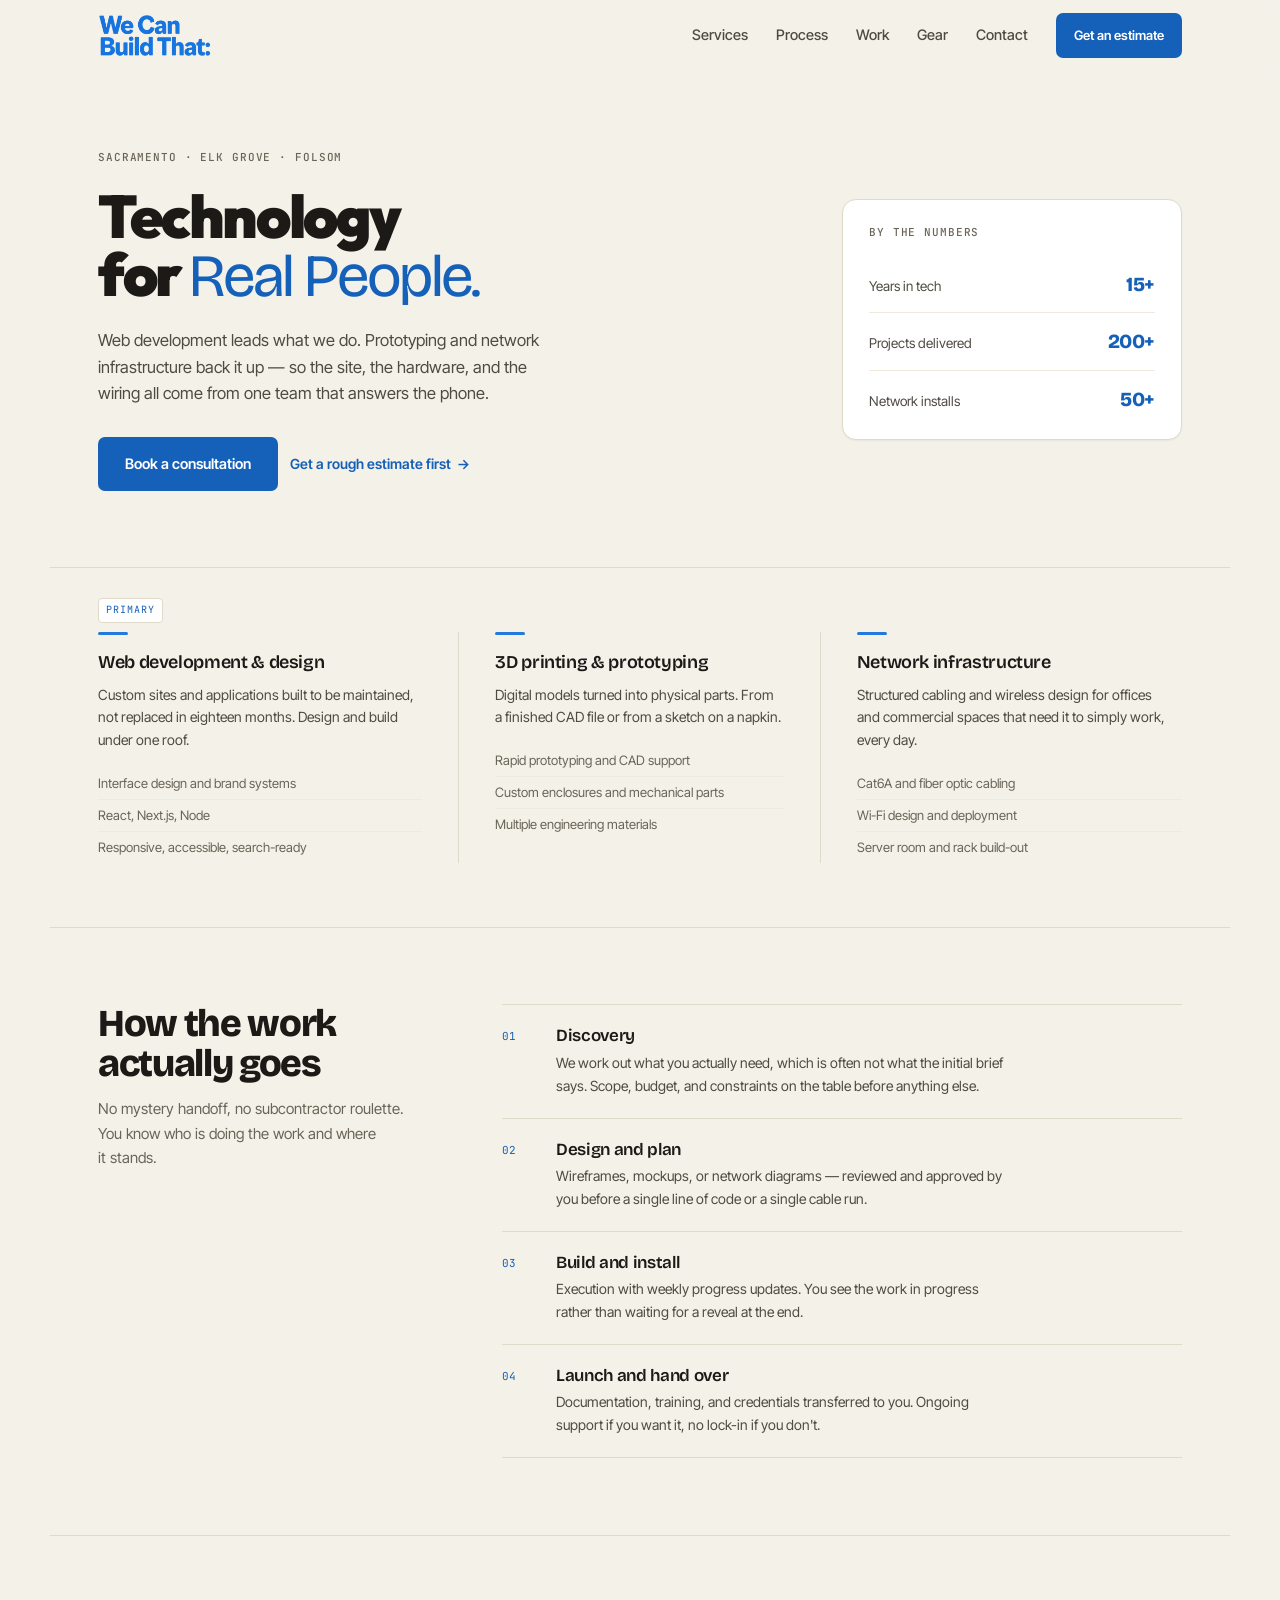
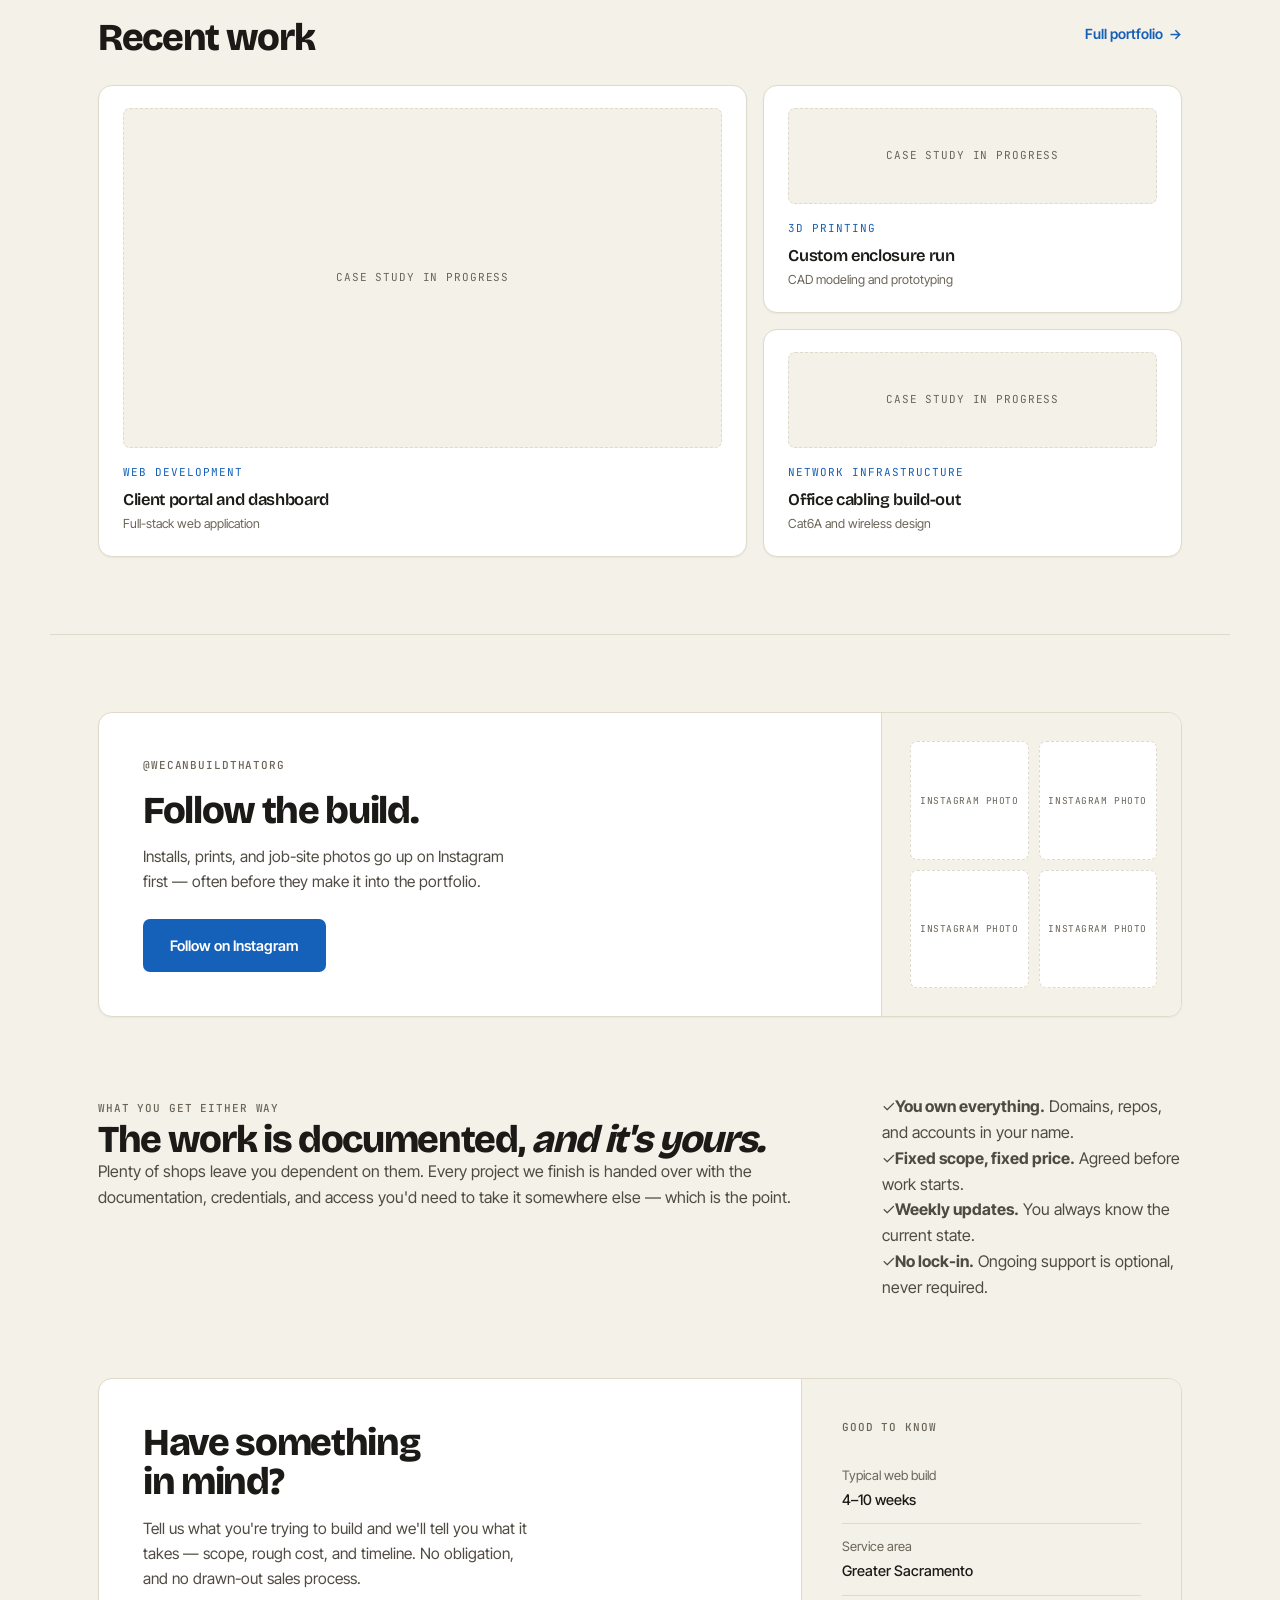
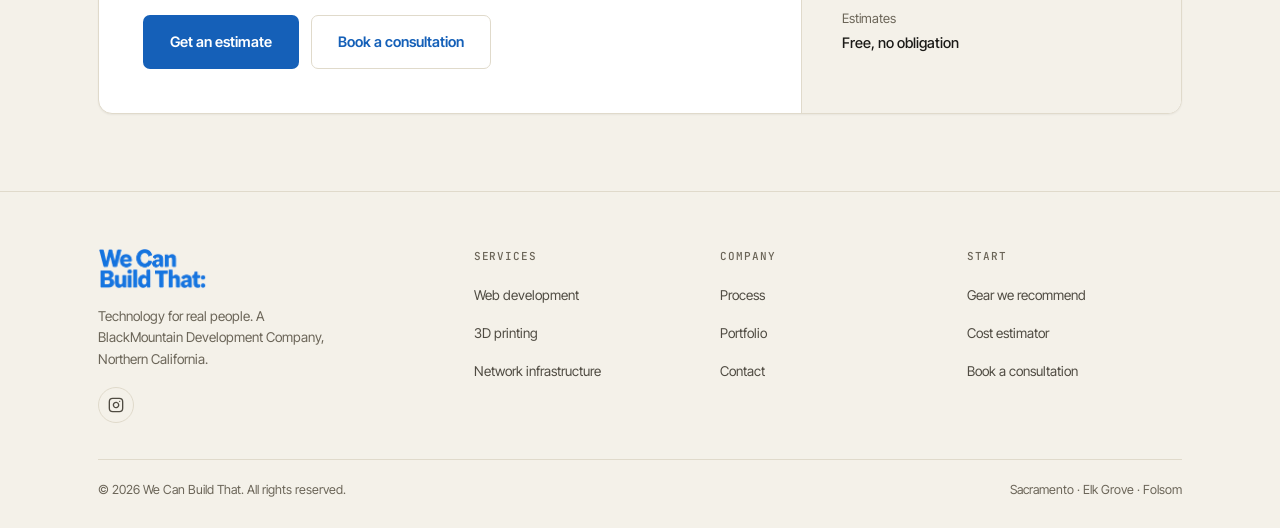
<file: index.html>
<!DOCTYPE html>
<html lang="en">
<head>
<meta charset="UTF-8">
<meta name="viewport" content="width=device-width, initial-scale=1">
<title>We Can Build That — Web development, 3D printing &amp; network infrastructure in Northern California</title>
<meta name="description" content="Custom web development and design, 3D printing and prototyping, and network infrastructure for Northern California businesses. One team, documented work, proper handover.">
<meta property="og:title" content="We Can Build That — Technology for Real People">
<meta property="og:description" content="Web development, 3D printing, and network infrastructure from a single Northern California team.">
<meta property="og:type" content="website">
<link rel="preconnect" href="https://fonts.googleapis.com">
<link rel="preconnect" href="https://fonts.gstatic.com" crossorigin>
<link href="https://fonts.googleapis.com/css2?family=Bricolage+Grotesque:opsz,wght@12..96,400;12..96,600;12..96,800&family=Outfit:wght@900&family=Inter+Tight:wght@400;500;600&family=JetBrains+Mono:wght@400;500&display=swap" rel="stylesheet">
<link rel="stylesheet" href="site.css">
<style>
  .hero{padding-block:clamp(44px,6vw,80px) clamp(48px,6vw,88px)}
  .hero-grid{display:grid;grid-template-columns:1fr 340px;gap:clamp(32px,5vw,64px);align-items:center}
  .hero-kicker{margin-bottom:20px}
  .hero h1{margin-bottom:22px;max-width:14ch}
  .hero h1 em{font-style:normal;font-weight:400;color:var(--blue)}
  .hero-lead{font-size:16.5px;color:var(--body);max-width:46ch;margin-bottom:30px}
  .hero-btns{display:flex;flex-wrap:wrap;gap:12px;align-items:center}
  .statcard{background:var(--white);border:1px solid var(--line);border-radius:var(--r-card);
    padding:24px 26px;box-shadow:var(--shadow-card)}
  .statcard .mono{margin-bottom:14px;display:block}
  .statrow{display:flex;justify-content:space-between;align-items:baseline;
    padding-block:12px;border-bottom:1px solid var(--line-soft)}
  .statrow:last-child{border-bottom:0;padding-bottom:0}
  .statrow span{font-size:13.5px;color:var(--body)}
  .statrow b{font-family:var(--font-display);font-size:20px;font-weight:800;
    color:var(--blue);letter-spacing:-.02em}

  .services{border-top:1px solid var(--line);padding-block:clamp(40px,5vw,64px)}
  .svc-grid{display:grid;grid-template-columns:repeat(3,1fr)}
  .svc{padding-inline:clamp(20px,3vw,36px);border-right:1px solid var(--line)}
  .svc:first-child{padding-left:0}
  .svc:last-child{border-right:0;padding-right:0}
  .svc-bar{height:3px;width:30px;background:var(--azure);border-radius:2px;margin-bottom:16px}
  .svc h3{margin-bottom:9px;font-size:18px}
  .svc p{font-size:14px;color:var(--body);margin-bottom:16px}
  .svc ul li{font-size:13px;color:var(--muted);padding-block:5px;border-bottom:1px solid var(--line-soft)}
  .svc ul li:last-child{border-bottom:0}
  .svc-lead{position:relative}
  .svc-lead::before{content:"Primary";position:absolute;top:-34px;left:0;
    font-family:var(--font-mono);font-size:10px;letter-spacing:.1em;text-transform:uppercase;
    color:var(--blue);background:var(--white);border:1px solid var(--line);
    border-radius:var(--r-sm);padding:3px 7px}

  .process{border-top:1px solid var(--line);padding-block:clamp(48px,6vw,80px)}
  .proc-grid{display:grid;grid-template-columns:340px 1fr;gap:clamp(32px,5vw,72px)}
  .proc-intro h2{margin-bottom:14px}
  .proc-intro p{font-size:15px;color:var(--muted);max-width:34ch}
  .proc-step{display:grid;grid-template-columns:34px 1fr;gap:20px;padding-block:20px;
    border-top:1px solid var(--line)}
  .proc-step:last-child{border-bottom:1px solid var(--line)}
  .proc-step .num{font-family:var(--font-mono);font-size:11px;color:var(--blue);padding-top:3px}
  .proc-step h3{font-size:17px;margin-bottom:5px}
  .proc-step p{font-size:14px;color:var(--body);max-width:56ch}

  .work{border-top:1px solid var(--line);padding-block:clamp(48px,6vw,80px)}
  .work-head{display:flex;justify-content:space-between;align-items:flex-end;gap:24px;
    margin-bottom:28px;flex-wrap:wrap}
  .work-head h2{max-width:16ch}
  .work-grid{display:grid;grid-template-columns:1.55fr 1fr;grid-template-rows:auto auto;gap:16px}
  .tile{background:var(--white);border:1px solid var(--line);border-radius:var(--r-card);
    padding:22px 24px;box-shadow:var(--shadow-card);display:flex;flex-direction:column;
    transition:border-color var(--dur-fast) var(--ease),transform var(--dur-fast) var(--ease)}
  .tile:hover{border-color:var(--azure);transform:translateY(-1px)}
  .tile-lg{grid-row:span 2;min-height:280px}
  .tile-canvas{flex:1;border-radius:var(--r-btn);background:var(--cream);
    border:1px dashed var(--line);display:flex;align-items:center;justify-content:center;
    margin-bottom:16px;min-height:96px}
  .tile-canvas span{font-family:var(--font-mono);font-size:11px;letter-spacing:.08em;
    text-transform:uppercase;color:var(--muted)}
  .tile-tag{font-family:var(--font-mono);font-size:11px;letter-spacing:.09em;
    text-transform:uppercase;color:var(--blue);margin-bottom:7px}
  .tile h3{font-size:16.5px;margin-bottom:4px}
  .tile p{font-size:12.5px;color:var(--muted)}

  .follow{border-top:1px solid var(--line);padding-block:clamp(48px,6vw,80px)}
  .follow-panel{background:var(--white);border:1px solid var(--line);border-radius:var(--r-card);
    box-shadow:var(--shadow-card);display:grid;grid-template-columns:1fr 300px;overflow:hidden}
  .follow-copy{padding:clamp(28px,4vw,44px)}
  .follow-copy .mono{display:block;margin-bottom:16px}
  .follow-copy h2{margin-bottom:14px;max-width:18ch}
  .follow-copy p{font-size:15.5px;color:var(--body);max-width:42ch;margin-bottom:24px}
  .follow-grid{background:var(--cream);border-left:1px solid var(--line);
    display:grid;grid-template-columns:1fr 1fr;gap:10px;padding:clamp(20px,3vw,28px)}
  .follow-tile{aspect-ratio:1;border-radius:var(--r-btn);background:var(--white);
    border:1px dashed var(--line);display:flex;align-items:center;justify-content:center}
  .follow-tile span{font-family:var(--font-mono);font-size:9.5px;letter-spacing:.06em;
    text-transform:uppercase;color:var(--muted);text-align:center;padding:0 6px}

  .proof-grid{display:grid;grid-template-columns:1fr 300px;gap:clamp(32px,5vw,64px);align-items:start}

  .estimate{padding-block:clamp(48px,6vw,80px)}
  .est-panel{background:var(--white);border:1px solid var(--line);border-radius:var(--r-card);
    box-shadow:var(--shadow-card);display:grid;grid-template-columns:1fr 380px;overflow:hidden}
  .est-copy{padding:clamp(28px,4vw,44px)}
  .est-copy h2{margin-bottom:14px;max-width:15ch}
  .est-copy p{font-size:15.5px;margin-bottom:24px;max-width:44ch}
  .est-btns{display:flex;flex-wrap:wrap;gap:12px}
  .est-side{background:var(--cream);border-left:1px solid var(--line);padding:clamp(28px,4vw,40px)}
  .est-side .mono{display:block;margin-bottom:16px}
  .est-side dl{margin:0}
  .est-side div{padding-block:12px;border-bottom:1px solid var(--line)}
  .est-side div:last-child{border-bottom:0}
  .est-side dt{font-size:13px;color:var(--muted);margin-bottom:2px}
  .est-side dd{margin:0;font-size:14.5px;color:var(--ink);font-weight:500}

  @media (max-width:960px){
    .hero-grid,.proc-grid,.proof-grid{grid-template-columns:1fr}
    .est-panel{grid-template-columns:1fr}
    .est-side{border-left:0;border-top:1px solid var(--line)}
    .follow-panel{grid-template-columns:1fr}
    .follow-grid{border-left:0;border-top:1px solid var(--line);grid-template-columns:repeat(4,1fr)}
    .work-grid{grid-template-columns:1fr 1fr}
    .tile-lg{grid-row:span 1;min-height:0}
  }
  @media (max-width:720px){
    .svc-grid{grid-template-columns:1fr}
    .svc{padding-inline:0;border-right:0;border-bottom:1px solid var(--line);padding-block:24px}
    .svc:last-child{border-bottom:0}
    .svc-lead::before{position:static;display:inline-block;margin-bottom:12px}
    .work-grid{grid-template-columns:1fr}
  }
</style>
</head>
<body>

<a class="skip" href="#main">Skip to content</a>

<header class="nav" id="nav">
  <div class="wrap nav-in">
    <a class="nav-logo" href="#top" aria-label="We Can Build That — home">
      <img src="brand/wordmark-blue.png" alt="We Can Build That">
    </a>
    <nav class="nav-links" aria-label="Primary">
      <a href="#services">Services</a>
      <a href="#process">Process</a>
      <a href="#work">Work</a>
      <a href="shop.html">Gear</a>
      <a href="contact.html">Contact</a>
      <a class="btn btn-primary btn-sm" href="estimator.html">Get an estimate</a>
    </nav>
    <button class="nav-toggle" id="navToggle" aria-expanded="false" aria-controls="menu" aria-label="Open menu">
      <span></span><span></span><span></span>
    </button>
  </div>
  <div class="wrap"><nav class="menu" id="menu" aria-label="Mobile">
    <a href="#services">Services</a>
    <a href="#process">Process</a>
    <a href="#work">Work</a>
    <a href="shop.html">Gear</a>
    <a href="contact.html">Contact</a>
    <a class="btn btn-primary" href="estimator.html">Get an estimate</a>
  </nav></div>
</header>

<main id="main">

  <!-- ═══ 1 · HERO — asymmetric split ═══ -->
  <section class="hero wrap" id="top">
    <div class="hero-grid">
      <div class="rv">
        <p class="mono hero-kicker">Sacramento · Elk Grove · Folsom</p>
        <h1>Technology for <em>Real People.</em></h1>
        <p class="hero-lead">Web development leads what we do. Prototyping and network
          infrastructure back it up — so the site, the hardware, and the wiring all come
          from one team that answers the phone.</p>
        <div class="hero-btns">
          <a class="btn btn-primary" href="contact.html">Book a consultation</a>
          <a class="link-arrow" href="estimator.html">Get a rough estimate first <span aria-hidden="true">→</span></a>
        </div>
      </div>
      <aside class="statcard rv rv-2">
        <span class="mono">By the numbers</span>
        <div class="statrow"><span>Years in tech</span><b>15+</b></div>
        <div class="statrow"><span>Projects delivered</span><b>200+</b></div>
        <div class="statrow"><span>Network installs</span><b>50+</b></div>
      </aside>
    </div>
  </section>

  <!-- ═══ 2 · SERVICES — columns divided by rules ═══ -->
  <section class="services wrap" id="services">
    <div class="svc-grid">
      <article class="svc svc-lead rv">
        <div class="svc-bar"></div>
        <h3>Web development &amp; design</h3>
        <p>Custom sites and applications built to be maintained, not replaced in eighteen
          months. Design and build under one roof.</p>
        <ul>
          <li>Interface design and brand systems</li>
          <li>React, Next.js, Node</li>
          <li>Responsive, accessible, search-ready</li>
        </ul>
      </article>
      <article class="svc rv rv-2">
        <div class="svc-bar"></div>
        <h3>3D printing &amp; prototyping</h3>
        <p>Digital models turned into physical parts. From a finished CAD file or from a
          sketch on a napkin.</p>
        <ul>
          <li>Rapid prototyping and CAD support</li>
          <li>Custom enclosures and mechanical parts</li>
          <li>Multiple engineering materials</li>
        </ul>
      </article>
      <article class="svc rv rv-3">
        <div class="svc-bar"></div>
        <h3>Network infrastructure</h3>
        <p>Structured cabling and wireless design for offices and commercial spaces that
          need it to simply work, every day.</p>
        <ul>
          <li>Cat6A and fiber optic cabling</li>
          <li>Wi-Fi design and deployment</li>
          <li>Server room and rack build-out</li>
        </ul>
      </article>
    </div>
  </section>

  <!-- ═══ 3 · PROCESS — heading parked left, steps right ═══ -->
  <section class="process wrap" id="process">
    <div class="proc-grid">
      <div class="proc-intro rv">
        <h2>How the work actually goes</h2>
        <p>No mystery handoff, no subcontractor roulette. You know who is doing the work
          and where it stands.</p>
      </div>
      <div class="rv rv-2">
        <div class="proc-step">
          <span class="num">01</span>
          <div>
            <h3>Discovery</h3>
            <p>We work out what you actually need, which is often not what the initial
              brief says. Scope, budget, and constraints on the table before anything else.</p>
          </div>
        </div>
        <div class="proc-step">
          <span class="num">02</span>
          <div>
            <h3>Design and plan</h3>
            <p>Wireframes, mockups, or network diagrams — reviewed and approved by you
              before a single line of code or a single cable run.</p>
          </div>
        </div>
        <div class="proc-step">
          <span class="num">03</span>
          <div>
            <h3>Build and install</h3>
            <p>Execution with weekly progress updates. You see the work in progress rather
              than waiting for a reveal at the end.</p>
          </div>
        </div>
        <div class="proc-step">
          <span class="num">04</span>
          <div>
            <h3>Launch and hand over</h3>
            <p>Documentation, training, and credentials transferred to you. Ongoing support
              if you want it, no lock-in if you don't.</p>
          </div>
        </div>
      </div>
    </div>
  </section>

  <!-- ═══ 4 · WORK — asymmetric grid, placeholder tiles ═══ -->
  <section class="work wrap" id="work">
    <div class="work-head rv">
      <h2>Recent work</h2>
      <a class="link-arrow" href="portfolio.html">Full portfolio <span aria-hidden="true">→</span></a>
    </div>
    <!-- Placeholder tiles. Replace .tile-canvas with a real project image and update
         the tag/title/meta when case studies are ready. -->
    <div class="work-grid">
      <article class="tile tile-lg rv">
        <div class="tile-canvas"><span>Case study in progress</span></div>
        <span class="tile-tag">Web development</span>
        <h3>Client portal and dashboard</h3>
        <p>Full-stack web application</p>
      </article>
      <article class="tile rv rv-2">
        <div class="tile-canvas"><span>Case study in progress</span></div>
        <span class="tile-tag">3D printing</span>
        <h3>Custom enclosure run</h3>
        <p>CAD modeling and prototyping</p>
      </article>
      <article class="tile rv rv-3">
        <div class="tile-canvas"><span>Case study in progress</span></div>
        <span class="tile-tag">Network infrastructure</span>
        <h3>Office cabling build-out</h3>
        <p>Cat6A and wireless design</p>
      </article>
    </div>
  </section>

  <!-- ═══ 4.5 · FOLLOW — Instagram teaser strip ═══ -->
  <!-- Placeholder tiles, same pattern as the Work section above. Replace each
       .follow-tile with an actual Instagram post image (or an <img> pointing
       at images/social/) once there's real content to show, and swap the
       copy below for whatever's true of the account at the time. -->
  <section class="follow wrap">
    <div class="follow-panel rv">
      <div class="follow-copy">
        <span class="mono">@wecanbuildthatorg</span>
        <h2>Follow the build.</h2>
        <p>Installs, prints, and job-site photos go up on Instagram first — often before
          they make it into the portfolio.</p>
        <a class="btn btn-primary" href="https://www.instagram.com/wecanbuildthatorg/" target="_blank" rel="noopener">Follow on Instagram</a>
      </div>
      <div class="follow-grid">
        <div class="follow-tile"><span>Instagram photo</span></div>
        <div class="follow-tile"><span>Instagram photo</span></div>
        <div class="follow-tile"><span>Instagram photo</span></div>
        <div class="follow-tile"><span>Instagram photo</span></div>
      </div>
    </div>
  </section>

  <!-- ═══ 5 · PROOF — full-bleed band, commitments not borrowed quotes ═══ -->
  <!-- When real, permissioned client testimonials exist, one can replace the h2/p
       block here. Until then this section sells verifiable commitments instead. -->
  <section class="proof">
    <div class="wrap proof-grid">
      <div class="rv">
        <span class="mono">What you get either way</span>
        <h2>The work is documented, <em>and it's yours.</em></h2>
        <p>Plenty of shops leave you dependent on them. Every project we finish is handed
          over with the documentation, credentials, and access you'd need to take it
          somewhere else — which is the point.</p>
      </div>
      <ul class="proof-list rv rv-2">
        <li><span class="tick" aria-hidden="true">✓</span><span><b>You own everything.</b> Domains, repos, and accounts in your name.</span></li>
        <li><span class="tick" aria-hidden="true">✓</span><span><b>Fixed scope, fixed price.</b> Agreed before work starts.</span></li>
        <li><span class="tick" aria-hidden="true">✓</span><span><b>Weekly updates.</b> You always know the current state.</span></li>
        <li><span class="tick" aria-hidden="true">✓</span><span><b>No lock-in.</b> Ongoing support is optional, never required.</span></li>
      </ul>
    </div>
  </section>

  <!-- ═══ 6 · ESTIMATE — split panel ═══ -->
  <section class="estimate wrap">
    <div class="est-panel rv">
      <div class="est-copy">
        <h2>Have something in mind?</h2>
        <p>Tell us what you're trying to build and we'll tell you what it takes — scope,
          rough cost, and timeline. No obligation, and no drawn-out sales process.</p>
        <div class="est-btns">
          <a class="btn btn-primary" href="estimator.html">Get an estimate</a>
          <a class="btn btn-ghost" href="contact.html">Book a consultation</a>
        </div>
      </div>
      <div class="est-side">
        <span class="mono">Good to know</span>
        <dl>
          <div><dt>Typical web build</dt><dd>4–10 weeks</dd></div>
          <div><dt>Service area</dt><dd>Greater Sacramento</dd></div>
          <div><dt>Estimates</dt><dd>Free, no obligation</dd></div>
        </dl>
      </div>
    </div>
  </section>

</main>

<footer class="foot">
  <div class="wrap">
    <div class="foot-grid">
      <div class="foot-brand">
        <img src="brand/wordmark-blue.png" alt="We Can Build That">
        <p>Technology for real people. A BlackMountain Development Company, Northern California.</p>
        <a class="foot-social" href="https://www.instagram.com/wecanbuildthatorg/" target="_blank" rel="noopener" aria-label="We Can Build That on Instagram">
          <svg viewBox="0 0 24 24" fill="none" stroke="currentColor" stroke-width="2" stroke-linecap="round" stroke-linejoin="round"><rect x="2" y="2" width="20" height="20" rx="5" ry="5"></rect><path d="M16 11.37A4 4 0 1 1 12.63 8 4 4 0 0 1 16 11.37z"></path><line x1="17.5" y1="6.5" x2="17.51" y2="6.5"></line></svg>
        </a>
      </div>
      <div>
        <h4>Services</h4>
        <ul>
          <li><a href="#services">Web development</a></li>
          <li><a href="#services">3D printing</a></li>
          <li><a href="#services">Network infrastructure</a></li>
        </ul>
      </div>
      <div>
        <h4>Company</h4>
        <ul>
          <li><a href="#process">Process</a></li>
          <li><a href="portfolio.html">Portfolio</a></li>
          <li><a href="contact.html">Contact</a></li>
        </ul>
      </div>
      <div>
        <h4>Start</h4>
        <ul>
          <li><a href="shop.html">Gear we recommend</a></li>
          <li><a href="estimator.html">Cost estimator</a></li>
          <li><a href="contact.html">Book a consultation</a></li>
        </ul>
      </div>
    </div>
    <div class="foot-base">
      <span>© <span id="yr">2026</span> We Can Build That. All rights reserved.</span>
      <span>Sacramento · Elk Grove · Folsom</span>
    </div>
  </div>
</footer>

<script src="site.js"></script>

</body>
</html>
<!-- Cloudflare deploy test -->

<!-- Cloudflare deploy test -->
</file>
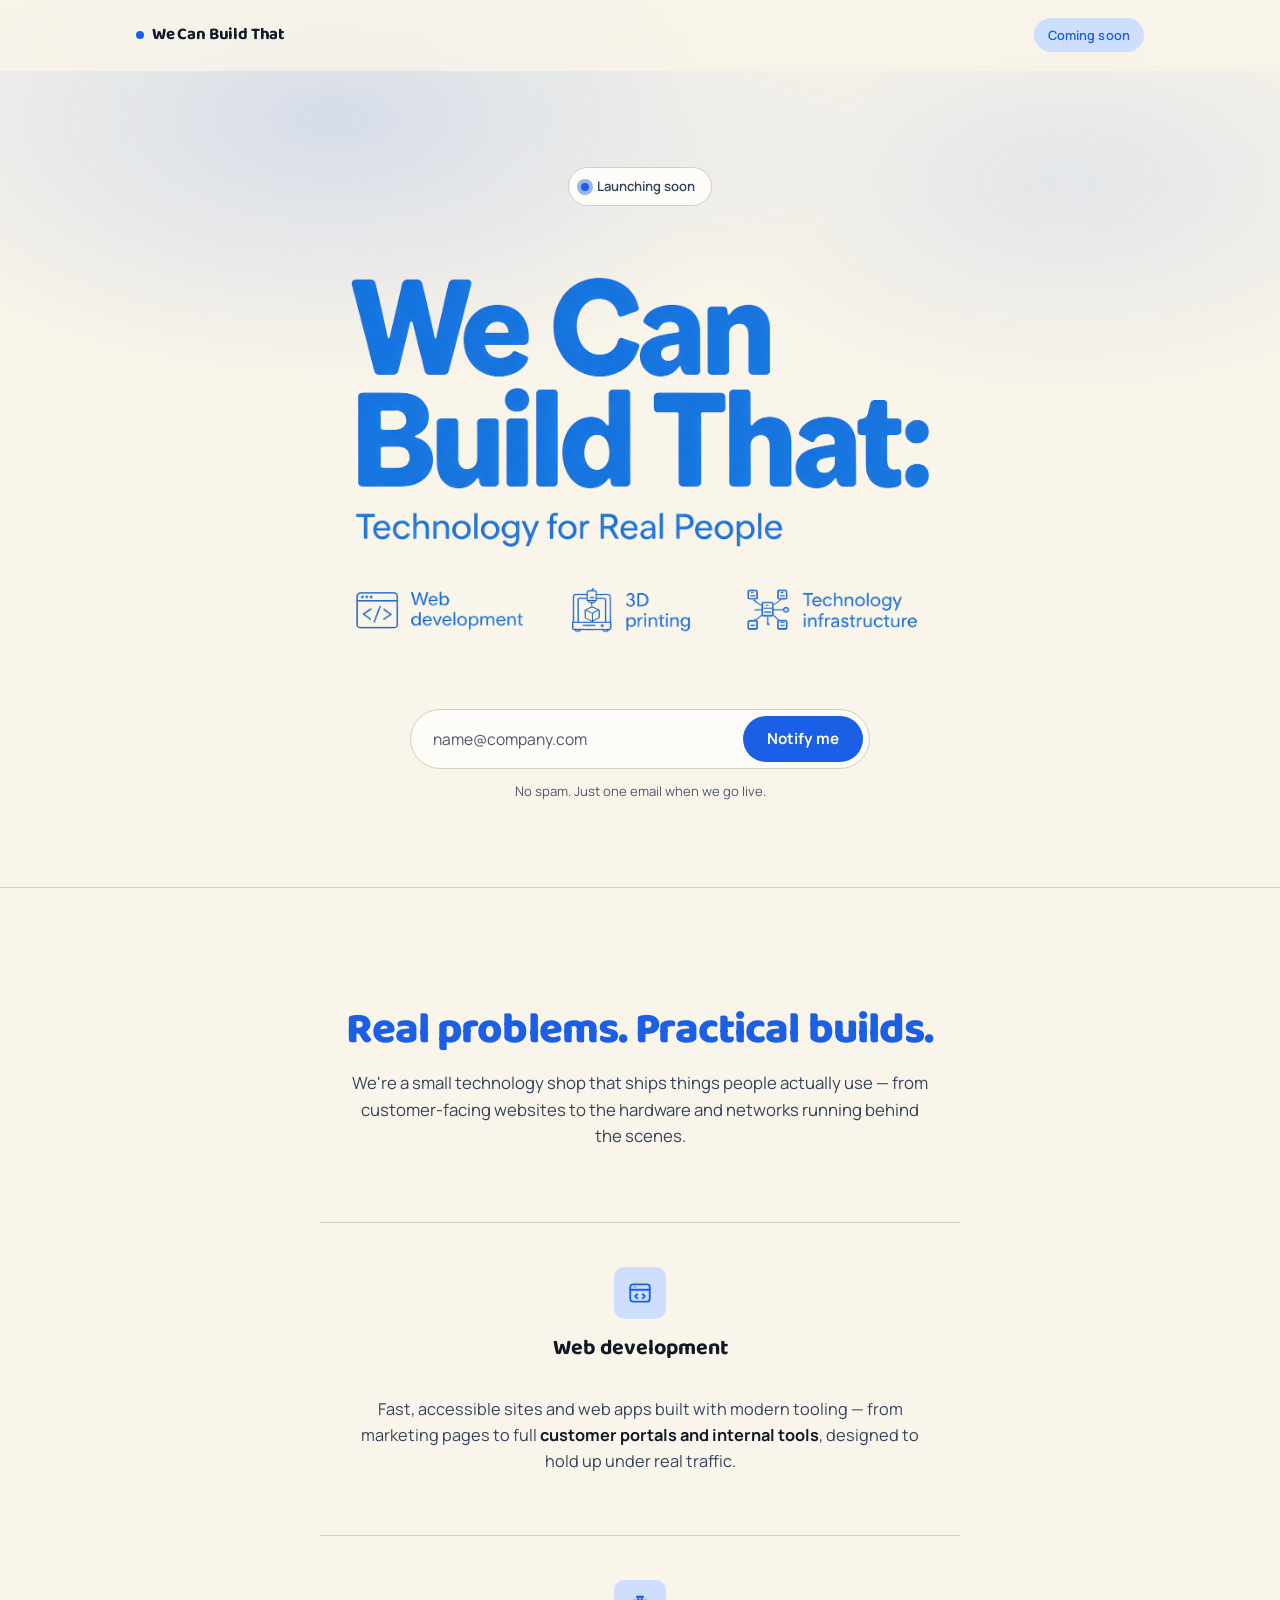
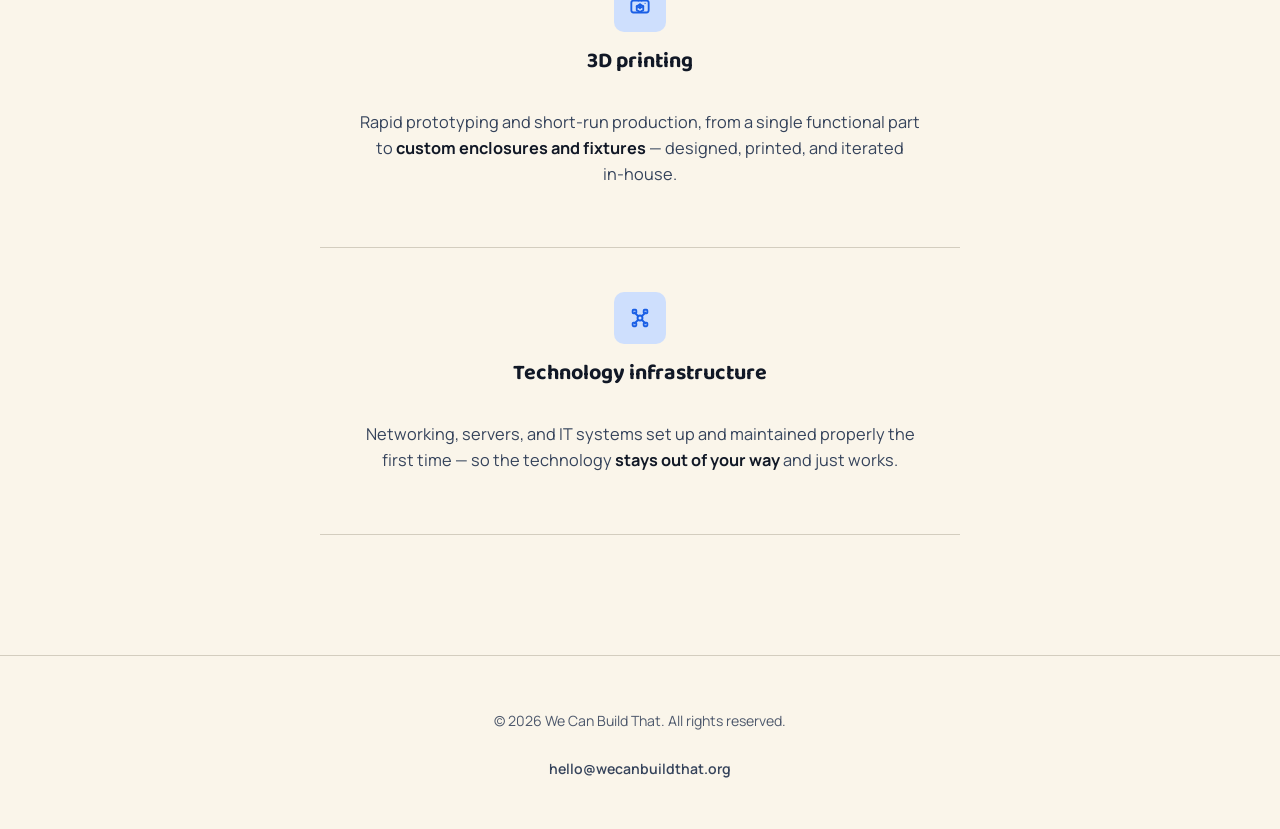
<file: coming-soon.html>
<!DOCTYPE html>
<html lang="en">
<head>
<meta charset="UTF-8">
<meta name="viewport" content="width=device-width, initial-scale=1">
<title>We Can Build That — Technology for Real People</title>
<meta name="description" content="Web development, 3D printing, and technology infrastructure — built for real people. Coming soon.">
<meta property="og:title" content="We Can Build That — Technology for Real People">
<meta property="og:description" content="Web development, 3D printing, and technology infrastructure — built for real people.">
<link rel="preconnect" href="https://fonts.googleapis.com">
<link rel="preconnect" href="https://fonts.gstatic.com" crossorigin>
<link href="https://fonts.googleapis.com/css2?family=Baloo+2:wght@500;600;700;800&family=Manrope:wght@400;500;600;700&display=swap" rel="stylesheet">
<style>
  :root{
    --cream: oklch(97.2% 0.016 87);
    --cream-2: oklch(94.5% 0.02 87);
    --paper: oklch(99.2% 0.006 87);
    --ink: oklch(21% 0.03 262);
    --ink-soft: oklch(38% 0.045 262);
    --muted: oklch(46% 0.035 262);
    --blue: oklch(53% 0.215 262);
    --blue-hover: oklch(47% 0.215 262);
    --blue-soft: oklch(90% 0.045 262);
    --line: oklch(85% 0.02 87);
    --line-strong: oklch(75% 0.025 87);
    --radius-sm: 10px;
    --radius-md: 18px;
    --radius-pill: 999px;
    --ease-out-expo: cubic-bezier(0.16, 1, 0.3, 1);
    --ease-out-quart: cubic-bezier(0.25, 1, 0.5, 1);
    --dur-fast: 180ms;
    --dur-base: 420ms;
    --dur-slow: 720ms;
    --z-nav: 100;
    --z-overlay: 200;
    --z-toast: 300;
  }

  *, *::before, *::after{ box-sizing: border-box; }
  html{ scroll-behavior: smooth; }
  @media (prefers-reduced-motion: reduce){ html{ scroll-behavior: auto; } }

  body{
    margin: 0;
    background: var(--cream);
    color: var(--ink);
    font-family: 'Manrope', -apple-system, BlinkMacSystemFont, 'Segoe UI', sans-serif;
    font-size: 16px;
    line-height: 1.6;
    -webkit-font-smoothing: antialiased;
    text-rendering: optimizeLegibility;
    overflow-x: hidden;
  }

  h1, h2, h3, .display{
    font-family: 'Baloo 2', 'Manrope', sans-serif;
    font-weight: 800;
    letter-spacing: -0.02em;
    color: var(--blue);
    margin: 0;
    text-wrap: balance;
  }

  p{ text-wrap: pretty; }

  a{ color: inherit; }

  ::selection{ background: var(--blue); color: var(--paper); }

  :focus-visible{
    outline: 2px solid var(--blue);
    outline-offset: 3px;
    border-radius: 4px;
  }

  .container{
    width: 100%;
    max-width: 1120px;
    margin-inline: auto;
    padding-inline: clamp(20px, 5vw, 56px);
  }

  /* ---------- Nav ---------- */
  .nav{
    position: sticky;
    top: 0;
    z-index: var(--z-nav);
    padding-block: 18px;
    background: color-mix(in oklch, var(--cream) 78%, transparent);
    backdrop-filter: blur(14px) saturate(140%);
    -webkit-backdrop-filter: blur(14px) saturate(140%);
    border-bottom: 1px solid transparent;
    transition: border-color var(--dur-base) var(--ease-out-quart);
  }
  .nav.scrolled{ border-bottom-color: var(--line); }
  .nav-inner{
    display: flex;
    align-items: center;
    justify-content: space-between;
    gap: 12px;
  }

  .wordmark{
    font-family: 'Baloo 2', sans-serif;
    font-weight: 700;
    font-size: 1.05rem;
    color: var(--ink);
    letter-spacing: -0.01em;
    text-decoration: none;
    display: flex;
    align-items: center;
    gap: 8px;
  }
  .wordmark .dot{
    width: 8px; height: 8px;
    background: var(--blue);
    border-radius: 50%;
    flex-shrink: 0;
  }
  .wordmark span.full{ display: inline; }
  .wordmark span.short{ display: none; }

  .nav-tag{
    font-size: 0.8rem;
    font-weight: 600;
    color: var(--blue);
    background: var(--blue-soft);
    padding: 7px 14px;
    border-radius: var(--radius-pill);
    letter-spacing: 0.01em;
  }

  /* ---------- Hero ---------- */
  .hero{
    position: relative;
    min-height: 88vh;
    min-height: 88dvh;
    display: flex;
    flex-direction: column;
    align-items: center;
    justify-content: center;
    text-align: center;
    padding: 96px 0 72px;
    isolation: isolate;
  }

  .hero-glow{
    position: absolute;
    inset: -10% -10% auto -10%;
    height: 640px;
    background:
      radial-gradient(48% 60% at 30% 20%, color-mix(in oklch, var(--blue) 16%, transparent), transparent 70%),
      radial-gradient(38% 50% at 78% 30%, color-mix(in oklch, var(--blue) 10%, transparent), transparent 70%);
    filter: blur(10px);
    z-index: -1;
    pointer-events: none;
  }

  .badge{
    display: inline-flex;
    align-items: center;
    gap: 8px;
    font-size: 0.82rem;
    font-weight: 600;
    color: var(--ink-soft);
    background: var(--paper);
    border: 1px solid var(--line);
    padding: 8px 16px 8px 12px;
    border-radius: var(--radius-pill);
    margin-bottom: 28px;
    animation: rise var(--dur-slow) var(--ease-out-expo) both;
  }
  .badge .pulse{
    width: 8px; height: 8px;
    border-radius: 50%;
    background: var(--blue);
    position: relative;
    flex-shrink: 0;
  }
  .badge .pulse::after{
    content: '';
    position: absolute;
    inset: -4px;
    border-radius: 50%;
    background: var(--blue);
    opacity: 0.45;
    animation: pulse-ring 2.2s var(--ease-out-quart) infinite;
  }
  @media (prefers-reduced-motion: reduce){ .badge .pulse::after{ animation: none; opacity: 0; } }

  h1.headline{
    font-size: clamp(2.6rem, 3.2rem + 3.4vw, 5.75rem);
    line-height: 0.98;
    max-width: 15ch;
    animation: rise var(--dur-slow) var(--ease-out-expo) 60ms both;
  }

  .hero-logo{
    display: block;
    width: 100%;
    max-width: 620px;
    height: auto;
    margin: 8px auto 0;
    animation: rise var(--dur-slow) var(--ease-out-expo) 100ms both;
  }

  /* Unused now that the hero uses the logo image directly, kept in case
     the text lockup is ever needed again (e.g. a no-image fallback). */
  .pillars{
    display: flex;
    flex-wrap: wrap;
    justify-content: center;
    gap: clamp(28px, 5vw, 56px);
    margin: 52px 0 4px;
    animation: rise var(--dur-slow) var(--ease-out-expo) 200ms both;
  }

  .pillar{
    display: flex;
    align-items: center;
    gap: 12px;
    text-align: left;
  }
  .pillar-icon{
    width: 44px; height: 44px;
    flex-shrink: 0;
    border: 1.5px solid var(--blue);
    border-radius: var(--radius-sm);
    display: flex;
    align-items: center;
    justify-content: center;
    color: var(--blue);
    transition: background var(--dur-fast) var(--ease-out-quart), transform var(--dur-fast) var(--ease-out-quart);
  }
  .pillar:hover .pillar-icon{
    background: var(--blue-soft);
    transform: translateY(-2px);
  }
  .pillar-icon svg{ width: 22px; height: 22px; }
  .pillar-label{
    font-size: 0.98rem;
    font-weight: 700;
    color: var(--ink);
    line-height: 1.25;
  }

  .signup{
    margin: 56px auto 0;
    width: 100%;
    max-width: 460px;
    animation: rise var(--dur-slow) var(--ease-out-expo) 260ms both;
  }

  .signup-form{
    display: flex;
    gap: 8px;
    background: var(--paper);
    border: 1px solid var(--line);
    padding: 6px;
    border-radius: var(--radius-pill);
    transition: border-color var(--dur-fast) var(--ease-out-quart), box-shadow var(--dur-fast) var(--ease-out-quart);
  }
  .signup-form:focus-within{
    border-color: var(--blue);
    box-shadow: 0 0 0 4px var(--blue-soft);
  }
  .signup-form input{
    flex: 1;
    min-width: 0;
    border: none;
    background: transparent;
    padding: 12px 16px;
    font-family: 'Manrope', sans-serif;
    font-size: 0.98rem;
    color: var(--ink);
    outline: none;
  }
  .signup-form input::placeholder{ color: var(--muted); }
  .signup-form button{
    flex-shrink: 0;
    border: none;
    background: var(--blue);
    color: var(--paper);
    font-family: 'Manrope', sans-serif;
    font-weight: 700;
    font-size: 0.95rem;
    padding: 12px 24px;
    border-radius: var(--radius-pill);
    cursor: pointer;
    display: flex;
    align-items: center;
    gap: 8px;
    transition: background var(--dur-fast) var(--ease-out-quart), transform var(--dur-fast) var(--ease-out-quart);
    min-height: 44px;
  }
  .signup-form button:hover{ background: var(--blue-hover); }
  .signup-form button:active{ transform: scale(0.97); }
  .signup-form button:disabled{ opacity: 0.7; cursor: default; }

  .signup-note{
    margin-top: 12px;
    font-size: 0.82rem;
    color: var(--muted);
  }

  .signup-success{
    display: none;
    align-items: center;
    gap: 10px;
    background: var(--paper);
    border: 1px solid var(--line);
    border-radius: var(--radius-pill);
    padding: 14px 20px;
    font-weight: 600;
    color: var(--ink);
  }
  .signup-success.show{ display: flex; animation: rise var(--dur-base) var(--ease-out-expo) both; }
  .signup-success svg{ width: 20px; height: 20px; color: var(--blue); flex-shrink: 0; }

  .spinner{
    width: 16px; height: 16px;
    border: 2px solid color-mix(in oklch, var(--paper) 40%, transparent);
    border-top-color: var(--paper);
    border-radius: 50%;
    animation: spin 0.7s linear infinite;
  }
  @media (prefers-reduced-motion: reduce){ .spinner{ animation-duration: 1.4s; } }

  /* ---------- Detail section ---------- */
  .detail{
    padding: 120px 0;
    border-top: 1px solid var(--line);
  }

  .detail-head{
    max-width: 640px;
    margin-inline: auto;
    margin-bottom: 72px;
    text-align: center;
  }
  .detail-head h2{
    font-size: clamp(1.9rem, 1.6rem + 1.4vw, 2.75rem);
    line-height: 1.05;
  }
  .detail-head p{
    margin: 16px auto 0;
    font-size: 1.05rem;
    color: var(--ink-soft);
    max-width: 60ch;
  }

  .services{
    display: flex;
    flex-direction: column;
    gap: 0;
    max-width: 640px;
    margin-inline: auto;
  }
  .service-row{
    display: flex;
    flex-direction: column;
    align-items: center;
    text-align: center;
    gap: 14px;
    padding: 44px 0;
    border-top: 1px solid var(--line);
  }
  .service-row:last-child{ border-bottom: 1px solid var(--line); }

  .service-title{
    display: flex;
    flex-direction: column;
    align-items: center;
    gap: 12px;
    font-family: 'Baloo 2', sans-serif;
    font-weight: 700;
    font-size: 1.35rem;
    color: var(--ink);
  }
  .service-icon{
    width: 52px; height: 52px;
    flex-shrink: 0;
    border-radius: var(--radius-sm);
    background: var(--blue-soft);
    color: var(--blue);
    display: flex;
    align-items: center;
    justify-content: center;
  }
  .service-icon svg{ width: 26px; height: 26px; }

  .service-copy{
    max-width: 56ch;
    margin-inline: auto;
    color: var(--ink-soft);
    font-size: 1.02rem;
  }
  .service-copy strong{ color: var(--ink); }

  .reveal{
    opacity: 1;
    transform: none;
  }
  .js .reveal{
    opacity: 0;
    transform: translateY(22px);
  }
  .js .reveal.in-view{
    opacity: 1;
    transform: translateY(0);
    transition: opacity var(--dur-slow) var(--ease-out-expo), transform var(--dur-slow) var(--ease-out-expo);
  }
  @media (prefers-reduced-motion: reduce){
    .js .reveal{ opacity: 1; transform: none; transition: none; }
  }

  /* ---------- Footer ---------- */
  footer{
    border-top: 1px solid var(--line);
    padding: 40px 0 48px;
  }
  .footer-inner{
    display: flex;
    flex-direction: column;
    flex-wrap: wrap;
    gap: 12px;
    align-items: center;
    justify-content: center;
    text-align: center;
  }
  .footer-copy{
    font-size: 0.88rem;
    color: var(--muted);
  }
  .footer-links{
    display: flex;
    gap: 24px;
  }
  .footer-links a{
    font-size: 0.88rem;
    font-weight: 600;
    color: var(--ink-soft);
    text-decoration: none;
    transition: color var(--dur-fast) var(--ease-out-quart);
  }
  .footer-links a:hover{ color: var(--blue); }

  @keyframes rise{
    from{ opacity: 0; transform: translateY(18px); }
    to{ opacity: 1; transform: translateY(0); }
  }
  @keyframes pulse-ring{
    0%{ transform: scale(1); opacity: 0.5; }
    100%{ transform: scale(2.4); opacity: 0; }
  }
  @keyframes spin{
    to{ transform: rotate(360deg); }
  }
  @media (prefers-reduced-motion: reduce){
    .badge, h1.headline, .subhead, .pillars, .hero-logo, .signup{ animation: none !important; opacity: 1 !important; transform: none !important; }
  }

  @media (max-width: 720px){
    .wordmark span.full{ display: none; }
    .wordmark span.short{ display: inline; }
    .hero{ min-height: auto; padding: 64px 0 56px; }
    .hero-glow{ height: 420px; }
    .detail{ padding: 80px 0; }
    .detail-head{ margin-bottom: 48px; }
    .hero-logo{ max-width: 440px; }
    .pillars{ gap: 22px 32px; margin: 40px 0 4px; justify-content: center; }
    .pillar{ flex-basis: 42%; justify-content: center; }
    .service-row{ padding: 32px 0; }
    .signup{ margin-top: 40px; }
    .signup-form{ flex-wrap: wrap; border-radius: var(--radius-md); }
    .signup-form input{ flex-basis: 100%; text-align: center; }
    .signup-form button{ flex: 1; justify-content: center; }
  }

  @media (max-width: 480px){
    .hero-logo{ max-width: 320px; }
    .pillar{ flex-basis: 100%; justify-content: center; }
    h1.headline{ max-width: 13ch; }
    .service-icon{ width: 46px; height: 46px; }
    .service-icon svg{ width: 22px; height: 22px; }
  }

  @media (max-width: 360px){
    .badge{ font-size: 0.76rem; padding: 7px 14px 7px 10px; }
    .subhead{ font-size: 1.1rem; }
  }
</style>
</head>
<body>

<header class="nav" id="nav">
  <div class="container nav-inner">
    <a class="wordmark" href="#top" aria-label="We Can Build That — home">
      <span class="dot" aria-hidden="true"></span>
      <span class="full">We Can Build That</span>
      <span class="short">WCBT</span>
    </a>
    <span class="nav-tag">Coming soon</span>
  </div>
</header>

<main id="top">
  <section class="hero">
    <div class="hero-glow" aria-hidden="true"></div>
    <div class="container">
      <span class="badge">
        <span class="pulse" aria-hidden="true"></span>
        Launching soon
      </span>

      <img
        src="images/logo-lockup.png"
        alt="We Can Build That: Technology for Real People — Web development, 3D printing, Technology infrastructure"
        class="hero-logo"
        width="1420"
        height="940"
      >

      <div class="signup">
        <form class="signup-form" id="signup-form" action="https://formspree.io/f/xgogkwwp" method="POST" novalidate>
          <label for="email" class="visually-hidden" style="position:absolute;width:1px;height:1px;overflow:hidden;clip:rect(0 0 0 0);">Email address</label>
          <input type="email" id="email" name="email" placeholder="name@company.com" autocomplete="email" inputmode="email" required>
          <input type="hidden" name="_subject" value="New WeCanBuildThat launch signup">
          <button type="submit" id="signup-btn">
            <span id="signup-btn-text">Notify me</span>
          </button>
        </form>
        <div class="signup-success" id="signup-success" role="status" aria-live="polite">
          <svg viewBox="0 0 24 24" fill="none" stroke="currentColor" stroke-width="2" stroke-linecap="round" stroke-linejoin="round"><path d="M5 13l4 4L19 7"/></svg>
          <span>You're on the list — we'll be in touch at launch.</span>
        </div>
        <p class="signup-note" id="signup-note">No spam. Just one email when we go live.</p>
      </div>
    </div>
  </section>

  <section class="detail">
    <div class="container">
      <div class="detail-head reveal">
        <h2>Real problems. Practical builds.</h2>
        <p>We're a small technology shop that ships things people actually use — from customer-facing websites to the hardware and networks running behind the scenes.</p>
      </div>

      <div class="services">
        <div class="service-row reveal">
          <div class="service-title">
            <span class="service-icon" aria-hidden="true">
              <svg viewBox="0 0 24 24" fill="none" stroke="currentColor" stroke-width="1.7" stroke-linecap="round" stroke-linejoin="round"><rect x="3" y="4" width="18" height="16" rx="2.5"/><line x1="3" y1="9" x2="21" y2="9"/><circle cx="6.3" cy="6.5" r="0.6" fill="currentColor" stroke="none"/><circle cx="8.3" cy="6.5" r="0.6" fill="currentColor" stroke="none"/><path d="M9.5 13.2 7.5 15l2 1.8"/><path d="M14.5 13.2l2 1.8-2 1.8"/></svg>
            </span>
            Web development
          </div>
          <p class="service-copy">Fast, accessible sites and web apps built with modern tooling — from marketing pages to full <strong>customer portals and internal tools</strong>, designed to hold up under real traffic.</p>
        </div>

        <div class="service-row reveal">
          <div class="service-title">
            <span class="service-icon" aria-hidden="true">
              <svg viewBox="0 0 24 24" fill="none" stroke="currentColor" stroke-width="1.7" stroke-linecap="round" stroke-linejoin="round"><path d="M9 3.5h6M10.5 3.5V7M13.5 3.5V7"/><rect x="4" y="7" width="16" height="11" rx="2"/><path d="M9 12.2 12 10.5l3 1.7v3.6l-3 1.7-3-1.7z"/><path d="M12 10.5v3.6M9 12.2l3 1.7 3-1.7"/><circle cx="16.7" cy="9.5" r="0.6" fill="currentColor" stroke="none"/></svg>
            </span>
            3D printing
          </div>
          <p class="service-copy">Rapid prototyping and short-run production, from a single functional part to <strong>custom enclosures and fixtures</strong> — designed, printed, and iterated in-house.</p>
        </div>

        <div class="service-row reveal">
          <div class="service-title">
            <span class="service-icon" aria-hidden="true">
              <svg viewBox="0 0 24 24" fill="none" stroke="currentColor" stroke-width="1.7" stroke-linecap="round" stroke-linejoin="round"><circle cx="12" cy="12" r="2.3"/><path d="M13.6 10.4 17 7M10.4 10.4 7 7M13.6 13.6 17 17M10.4 13.6 7 17"/><rect x="15.4" y="4.4" width="3.4" height="3.4" rx="0.8"/><rect x="5.2" y="4.4" width="3.4" height="3.4" rx="0.8"/><rect x="15.4" y="16.2" width="3.4" height="3.4" rx="0.8"/><rect x="5.2" y="16.2" width="3.4" height="3.4" rx="0.8"/></svg>
            </span>
            Technology infrastructure
          </div>
          <p class="service-copy">Networking, servers, and IT systems set up and maintained properly the first time — so the technology <strong>stays out of your way</strong> and just works.</p>
        </div>
      </div>
    </div>
  </section>
</main>

<footer>
  <div class="container footer-inner">
    <p class="footer-copy">&copy; <span id="year"></span> We Can Build That. All rights reserved.</p>
    <div class="footer-links">
      <a href="mailto:hello@wecanbuildthat.org">hello@wecanbuildthat.org</a>
    </div>
  </div>
</footer>

<script>
  document.documentElement.classList.add('js');
  document.getElementById('year').textContent = new Date().getFullYear();

  // Sticky nav border on scroll
  var nav = document.getElementById('nav');
  var onScroll = function(){
    if (window.scrollY > 8) nav.classList.add('scrolled');
    else nav.classList.remove('scrolled');
  };
  document.addEventListener('scroll', onScroll, { passive: true });
  onScroll();

  // Scroll reveal with guaranteed-visible fallback
  var revealEls = document.querySelectorAll('.reveal');
  if ('IntersectionObserver' in window && revealEls.length){
    var io = new IntersectionObserver(function(entries){
      entries.forEach(function(entry){
        if (entry.isIntersecting){
          entry.target.classList.add('in-view');
          io.unobserve(entry.target);
        }
      });
    }, { threshold: 0.15, rootMargin: '0px 0px -8% 0px' });
    revealEls.forEach(function(el){ io.observe(el); });

    // Safety net: force-reveal anything the observer hasn't caught after 2s
    // (covers hidden tabs, headless renders, or observer edge cases)
    setTimeout(function(){
      revealEls.forEach(function(el){ el.classList.add('in-view'); });
    }, 2000);
  } else {
    revealEls.forEach(function(el){ el.classList.add('in-view'); });
  }

  // Email signup — posts to Formspree (https://formspree.io/f/xgogkwwp).
  // Uses fetch + Accept:application/json so Formspree returns JSON instead of
  // redirecting, letting us show the inline success/error state below.
  var form = document.getElementById('signup-form');
  var btn = document.getElementById('signup-btn');
  var btnText = document.getElementById('signup-btn-text');
  var success = document.getElementById('signup-success');
  var note = document.getElementById('signup-note');
  var emailInput = document.getElementById('email');
  var noteDefaultText = note.textContent;

  function setNote(text, isError){
    note.textContent = text;
    note.style.color = isError ? 'var(--blue)' : '';
  }

  form.addEventListener('submit', function(e){
    e.preventDefault();
    if (!emailInput.checkValidity()){
      emailInput.focus();
      setNote('Enter a valid email address.', true);
      return;
    }

    btn.disabled = true;
    btnText.innerHTML = '<span class="spinner" aria-hidden="true"></span>';
    setNote(noteDefaultText, false);

    fetch(form.action, {
      method: 'POST',
      body: new FormData(form),
      headers: { 'Accept': 'application/json' }
    }).then(function(response){
      if (response.ok){
        form.style.display = 'none';
        success.classList.add('show');
        note.style.display = 'none';
      } else {
        return response.json().then(function(data){
          var message = (data && data.errors && data.errors.map(function(err){ return err.message; }).join(', ')) || 'Something went wrong. Please try again.';
          throw new Error(message);
        });
      }
    }).catch(function(){
      btn.disabled = false;
      btnText.textContent = 'Notify me';
      setNote('Something went wrong — please try again, or email us directly.', true);
    });
  });
</script>

</body>
</html>
</file>
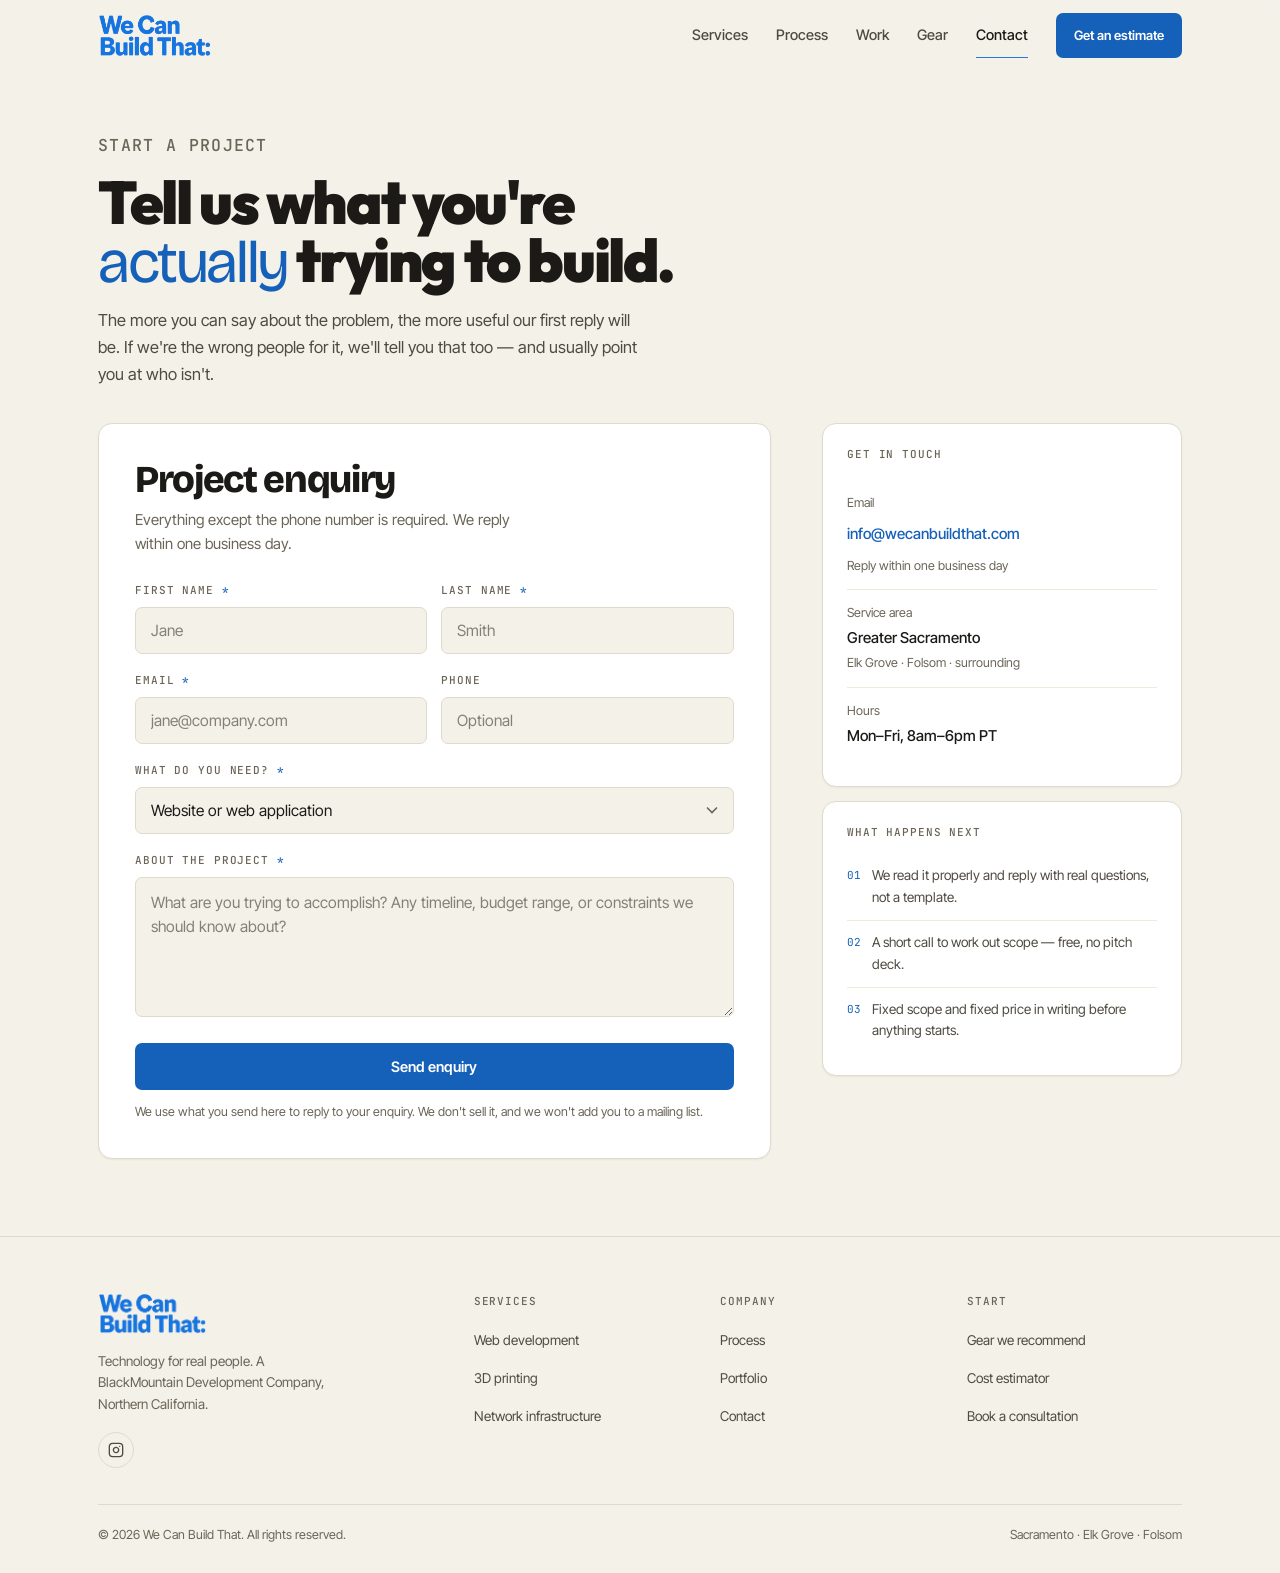
<file: contact.html>
<!DOCTYPE html>
<html lang="en">
<head>
<meta charset="UTF-8">
<meta name="viewport" content="width=device-width, initial-scale=1">
<title>Contact — We Can Build That</title>
<meta name="description" content="Tell us what you're trying to build. Web development, 3D printing, and network infrastructure for Northern California businesses.">
<meta property="og:title" content="Contact — We Can Build That">
<meta property="og:description" content="Tell us what you're trying to build. We reply within one business day.">
<link rel="preconnect" href="https://fonts.googleapis.com">
<link rel="preconnect" href="https://fonts.gstatic.com" crossorigin>
<link href="https://fonts.googleapis.com/css2?family=Bricolage+Grotesque:opsz,wght@12..96,400;12..96,600;12..96,800&family=Outfit:wght@900&family=Inter+Tight:wght@400;500;600&family=JetBrains+Mono:wght@400;500&display=swap" rel="stylesheet">
<link rel="stylesheet" href="site.css">
<style>
  .contact-grid{display:grid;grid-template-columns:1fr 360px;gap:clamp(28px,4vw,56px);
    align-items:start;padding-bottom:clamp(48px,6vw,80px)}
  .form-panel{padding:clamp(24px,3.5vw,36px)}
  .form-panel h2{margin-bottom:8px}
  .form-intro{font-size:15px;color:var(--muted);margin-bottom:26px;max-width:46ch}
  .aside-block{padding:22px 24px;margin-bottom:14px}
  .aside-block .mono{display:block;margin-bottom:12px}
  .aside-row{padding-block:13px;border-bottom:1px solid var(--line-soft)}
  .aside-row:last-child{border-bottom:0;padding-bottom:0}
  .aside-row dt{font-size:12.5px;color:var(--muted);margin-bottom:3px}
  .aside-row dd{margin:0;font-size:15px;color:var(--ink);font-weight:500}
  /* Standalone contact link, not inline prose — needs a real touch target. */
  .aside-row dd a{color:var(--blue);display:inline-block;padding-block:12px;margin-block:-6px}
  .aside-row dd a:hover{text-decoration:underline}
  .aside-row .sub{display:block;font-size:12.5px;color:var(--muted);font-weight:400;margin-top:3px}
  .expect li{display:flex;gap:11px;align-items:flex-start;padding-block:11px;
    border-top:1px solid var(--line-soft);font-size:13.5px;color:var(--body)}
  .expect li:first-of-type{border-top:0}
  .expect .n{font-family:var(--font-mono);font-size:11px;color:var(--blue);
    flex:none;padding-top:2px}
  .sent{display:none;padding:16px 18px;border-radius:var(--r-btn);
    background:#E8F1FC;border:1px solid #BBD6F5;color:var(--blue-deep);
    font-size:14px;margin-bottom:20px}
  .sent.show{display:block}
  @media (max-width:960px){ .contact-grid{grid-template-columns:1fr} }
</style>
</head>
<body>

<a class="skip" href="#main">Skip to content</a>

<header class="nav" id="nav">
  <div class="wrap nav-in">
    <a class="nav-logo" href="index.html" aria-label="We Can Build That — home">
      <img src="brand/wordmark-blue.png" alt="We Can Build That">
    </a>
    <nav class="nav-links" aria-label="Primary">
      <a href="index.html#services">Services</a>
      <a href="index.html#process">Process</a>
      <a href="portfolio.html">Work</a>
      <a href="shop.html">Gear</a>
      <a href="contact.html" aria-current="page">Contact</a>
      <a class="btn btn-primary btn-sm" href="estimator.html">Get an estimate</a>
    </nav>
    <button class="nav-toggle" id="navToggle" aria-expanded="false" aria-controls="menu" aria-label="Open menu">
      <span></span><span></span><span></span>
    </button>
  </div>
  <div class="wrap"><nav class="menu" id="menu" aria-label="Mobile">
    <a href="index.html#services">Services</a>
    <a href="index.html#process">Process</a>
    <a href="portfolio.html">Work</a>
    <a href="shop.html">Gear</a>
    <a href="contact.html" aria-current="page">Contact</a>
    <a class="btn btn-primary" href="estimator.html">Get an estimate</a>
  </nav></div>
</header>

<main id="main">

  <section class="phead wrap rv">
    <p class="mono">Start a project</p>
    <h1>Tell us what you're <em>actually</em> trying to build.</h1>
    <p>The more you can say about the problem, the more useful our first reply
      will be. If we're the wrong people for it, we'll tell you that too — and
      usually point you at who isn't.</p>
  </section>

  <section class="wrap">
    <div class="contact-grid">

      <div class="panel form-panel rv">
        <h2>Project enquiry</h2>
        <p class="form-intro">Everything except the phone number is required. We reply
          within one business day.</p>

        <div class="sent" id="sent" role="status"></div>

        <form id="contactForm" novalidate>
          <div class="field-row">
            <div class="field">
              <label for="first-name">First name <span class="req" aria-hidden="true">*</span></label>
              <input class="input" id="first-name" name="first-name" type="text"
                     autocomplete="given-name" placeholder="Jane" required>
            </div>
            <div class="field">
              <label for="last-name">Last name <span class="req" aria-hidden="true">*</span></label>
              <input class="input" id="last-name" name="last-name" type="text"
                     autocomplete="family-name" placeholder="Smith" required>
            </div>
          </div>

          <div class="field-row">
            <div class="field">
              <label for="email">Email <span class="req" aria-hidden="true">*</span></label>
              <input class="input" id="email" name="email" type="email"
                     autocomplete="email" placeholder="jane@company.com" required>
            </div>
            <div class="field">
              <label for="phone">Phone</label>
              <input class="input" id="phone" name="phone" type="tel"
                     autocomplete="tel" placeholder="Optional">
            </div>
          </div>

          <div class="field">
            <label for="project-type">What do you need? <span class="req" aria-hidden="true">*</span></label>
            <select class="select" id="project-type" name="project-type" required>
              <option value="web-dev">Website or web application</option>
              <option value="printing-3d">3D printing or prototyping</option>
              <option value="network">Network infrastructure</option>
              <option value="full-stack">More than one of the above</option>
              <option value="maintenance">Support for something existing</option>
              <option value="not-sure">Not sure yet</option>
            </select>
          </div>

          <div class="field">
            <label for="message">About the project <span class="req" aria-hidden="true">*</span></label>
            <textarea class="textarea" id="message" name="message" required
              placeholder="What are you trying to accomplish? Any timeline, budget range, or constraints we should know about?"></textarea>
          </div>

          <button class="btn btn-primary btn-block" type="submit">Send enquiry</button>
          <p class="form-note">We use what you send here to reply to your enquiry. We
            don't sell it, and we won't add you to a mailing list.</p>
        </form>
      </div>

      <aside class="rv rv-2">
        <div class="panel aside-block">
          <span class="mono">Get in touch</span>
          <dl>
            <div class="aside-row">
              <dt>Email</dt>
              <dd><a href="mailto:info@wecanbuildthat.com">info@wecanbuildthat.com</a>
                <span class="sub">Reply within one business day</span></dd>
            </div>
            <div class="aside-row">
              <dt>Service area</dt>
              <dd>Greater Sacramento
                <span class="sub">Elk Grove · Folsom · surrounding</span></dd>
            </div>
            <div class="aside-row">
              <dt>Hours</dt>
              <dd>Mon–Fri, 8am–6pm PT</dd>
            </div>
          </dl>
        </div>

        <div class="panel aside-block">
          <span class="mono">What happens next</span>
          <ul class="expect">
            <li><span class="n">01</span><span>We read it properly and reply with real questions, not a template.</span></li>
            <li><span class="n">02</span><span>A short call to work out scope — free, no pitch deck.</span></li>
            <li><span class="n">03</span><span>Fixed scope and fixed price in writing before anything starts.</span></li>
          </ul>
        </div>
      </aside>

    </div>
  </section>

</main>

<footer class="foot">
  <div class="wrap">
    <div class="foot-grid">
      <div class="foot-brand">
        <img src="brand/wordmark-blue.png" alt="We Can Build That">
        <p>Technology for real people. A BlackMountain Development Company, Northern California.</p>
        <a class="foot-social" href="https://www.instagram.com/wecanbuildthatorg/" target="_blank" rel="noopener" aria-label="We Can Build That on Instagram">
          <svg viewBox="0 0 24 24" fill="none" stroke="currentColor" stroke-width="2" stroke-linecap="round" stroke-linejoin="round"><rect x="2" y="2" width="20" height="20" rx="5" ry="5"></rect><path d="M16 11.37A4 4 0 1 1 12.63 8 4 4 0 0 1 16 11.37z"></path><line x1="17.5" y1="6.5" x2="17.51" y2="6.5"></line></svg>
        </a>
      </div>
      <div>
        <h4>Services</h4>
        <ul>
          <li><a href="index.html#services">Web development</a></li>
          <li><a href="index.html#services">3D printing</a></li>
          <li><a href="index.html#services">Network infrastructure</a></li>
        </ul>
      </div>
      <div>
        <h4>Company</h4>
        <ul>
          <li><a href="index.html#process">Process</a></li>
          <li><a href="portfolio.html">Portfolio</a></li>
          <li><a href="contact.html">Contact</a></li>
        </ul>
      </div>
      <div>
        <h4>Start</h4>
        <ul>
          <li><a href="shop.html">Gear we recommend</a></li>
          <li><a href="estimator.html">Cost estimator</a></li>
          <li><a href="contact.html">Book a consultation</a></li>
        </ul>
      </div>
    </div>
    <div class="foot-base">
      <span>© <span id="yr">2026</span> We Can Build That. All rights reserved.</span>
      <span>Sacramento · Elk Grove · Folsom</span>
    </div>
  </div>
</footer>

<script src="site.js"></script>
<script>
/* The form has no backend yet. Rather than silently doing nothing on submit —
   which loses the enquiry and looks broken — validate, then hand off to the
   user's mail client with the content pre-filled. Replace this whole handler
   with a real POST once an endpoint exists (Formspree, Netlify Forms, etc.). */
(function(){
  var form = document.getElementById('contactForm');
  var sent = document.getElementById('sent');
  if (!form) return;

  form.addEventListener('submit', function(e){
    e.preventDefault();

    var invalid = null;
    Array.prototype.forEach.call(form.querySelectorAll('[required]'), function(el){
      var bad = !el.value.trim() || (el.type === 'email' && !/^[^@\s]+@[^@\s]+\.[^@\s]+$/.test(el.value));
      el.style.borderColor = bad ? '#B3261E' : '';
      el.setAttribute('aria-invalid', bad ? 'true' : 'false');
      if (bad && !invalid) invalid = el;
    });

    if (invalid){
      sent.className = 'sent show';
      sent.textContent = 'Please fill in the highlighted fields before sending.';
      invalid.focus();
      return;
    }

    var v = function(id){ return document.getElementById(id).value.trim(); };
    var type = document.getElementById('project-type');
    var body =
      'Name: '  + v('first-name') + ' ' + v('last-name') + '\n' +
      'Email: ' + v('email') + '\n' +
      'Phone: ' + (v('phone') || '—') + '\n' +
      'Needs: ' + type.options[type.selectedIndex].text + '\n\n' +
      v('message') + '\n';

    sent.className = 'sent show';
    sent.textContent = 'Opening your email app with this enquiry ready to send. '
      + 'If nothing happens, email info@wecanbuildthat.com directly.';

    window.location.href = 'mailto:info@wecanbuildthat.com'
      + '?subject=' + encodeURIComponent('Project enquiry — ' + v('first-name') + ' ' + v('last-name'))
      + '&body=' + encodeURIComponent(body);
  });
})();
</script>

</body>
</html>
</file>
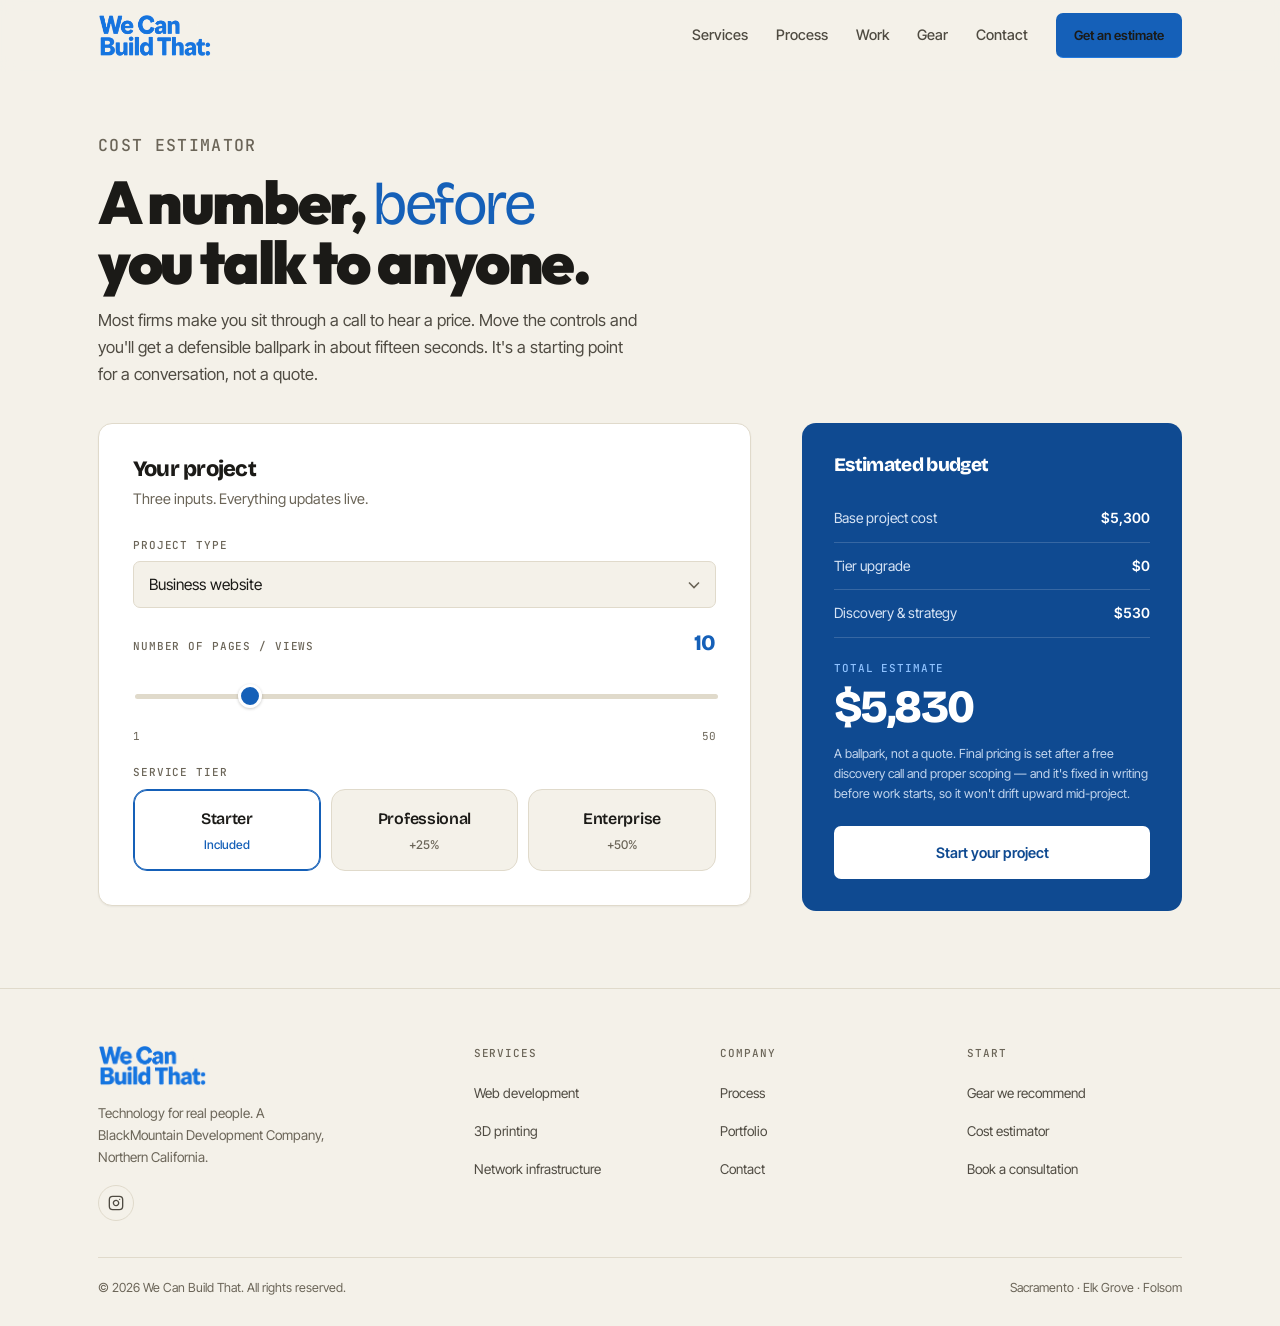
<file: estimator.html>
<!DOCTYPE html>
<html lang="en">
<head>
<meta charset="UTF-8">
<meta name="viewport" content="width=device-width, initial-scale=1">
<title>Cost estimator — We Can Build That</title>
<meta name="description" content="Get a ballpark figure for a website, 3D printing run, or network install before you talk to anyone.">
<meta property="og:title" content="Cost estimator — We Can Build That">
<meta property="og:description" content="Get a ballpark figure before you talk to anyone.">
<link rel="preconnect" href="https://fonts.googleapis.com">
<link rel="preconnect" href="https://fonts.gstatic.com" crossorigin>
<link href="https://fonts.googleapis.com/css2?family=Bricolage+Grotesque:opsz,wght@12..96,400;12..96,600;12..96,800&family=Outfit:wght@900&family=Inter+Tight:wght@400;500;600&family=JetBrains+Mono:wght@400;500&display=swap" rel="stylesheet">
<link rel="stylesheet" href="site.css">
<style>
  .est-grid{display:grid;grid-template-columns:1fr 380px;gap:clamp(28px,4vw,52px);
    align-items:start;padding-bottom:clamp(48px,6vw,80px)}
  .est-form{padding:clamp(24px,3.5vw,34px)}
  .est-form h2{font-size:22px;margin-bottom:6px}
  .est-form .lead{font-size:14.5px;color:var(--muted);margin-bottom:26px}

  .slider-head{display:flex;justify-content:space-between;align-items:baseline;
    margin-bottom:10px;gap:12px}
  .slider-val{font-family:var(--font-display);font-size:22px;font-weight:800;
    color:var(--blue);letter-spacing:-.02em}
  /* 44px tall so the whole strip is a valid touch target — the visible track
     stays 5px; the extra height is transparent padding around it. */
  input[type=range]{width:100%;height:44px;background:transparent;cursor:pointer;
    appearance:none;-webkit-appearance:none}
  input[type=range]::-webkit-slider-runnable-track{height:5px;border-radius:3px;
    background:var(--line)}
  input[type=range]::-moz-range-track{height:5px;border-radius:3px;background:var(--line)}
  input[type=range]::-webkit-slider-thumb{-webkit-appearance:none;width:24px;height:24px;
    border-radius:50%;background:var(--blue);border:3px solid var(--white);
    box-shadow:0 1px 3px rgba(27,26,23,.22);margin-top:-9.5px;
    transition:transform var(--dur-fast) var(--ease)}
  input[type=range]::-moz-range-thumb{width:24px;height:24px;border-radius:50%;
    background:var(--blue);border:3px solid var(--white);
    box-shadow:0 1px 3px rgba(27,26,23,.22)}
  input[type=range]:hover::-webkit-slider-thumb{transform:scale(1.08)}
  .slider-ends{display:flex;justify-content:space-between;font-family:var(--font-mono);
    font-size:11px;color:var(--muted);margin-top:2px}

  .tiers{display:grid;grid-template-columns:repeat(3,1fr);gap:10px}
  /* .tier is a <label>, so site.css's `.field label` rule (0,1,1) applies its
     uppercase/mono treatment. Scoped as `.tiers .tier` (0,2,0) to outrank it —
     these are card titles, not field labels. */
  .tiers .tier{border:1px solid var(--line);border-radius:var(--r-card);padding:16px 14px;
    cursor:pointer;text-align:center;background:var(--cream);display:block;
    text-transform:none;letter-spacing:normal;font-family:var(--font-body);
    margin-bottom:0;
    transition:border-color var(--dur-fast) var(--ease),background var(--dur-fast) var(--ease)}
  .tiers .tier:hover{border-color:var(--blue)}
  .tier input{position:absolute;opacity:0;width:0;height:0}
  .tier-name{display:block;font-family:var(--font-display);font-size:16px;font-weight:600;
    color:var(--ink);letter-spacing:-.02em;margin-bottom:3px}
  .tier-sub{display:block;font-size:12px;color:var(--muted)}
  .tiers .tier:has(input:checked){background:var(--white);border-color:var(--blue);
    box-shadow:inset 0 0 0 1px var(--blue)}
  .tiers .tier:has(input:focus-visible){outline:2px solid var(--blue);outline-offset:3px}
  .tiers .tier:has(input:checked) .tier-sub{color:var(--blue)}

  .result{position:sticky;top:96px;background:var(--blue-deep);color:var(--white);
    border-radius:var(--r-card);padding:clamp(24px,3vw,32px)}
  .result h2{color:var(--white);font-size:19px;margin-bottom:20px}
  .res-row{display:flex;justify-content:space-between;align-items:baseline;gap:12px;
    padding-block:12px;border-bottom:1px solid rgba(255,255,255,.16);font-size:14px}
  .res-row span{color:#D7E4F5}
  .res-row b{color:var(--white);font-weight:600;font-variant-numeric:tabular-nums}
  .res-total{padding-top:22px}
  .res-total .mono{color:var(--blue-pale);display:block;margin-bottom:6px}
  .res-total .big{font-family:var(--font-display);font-size:clamp(34px,4.4vw,46px);
    font-weight:800;letter-spacing:-.035em;color:var(--white);line-height:1;
    font-variant-numeric:tabular-nums;display:block}
  .res-note{font-size:12.5px;color:#C3D6EE;margin-top:14px;line-height:1.6}
  .result .btn{margin-top:22px}

  @media (max-width:960px){
    .est-grid{grid-template-columns:1fr}
    .result{position:static}
  }
  @media (max-width:560px){ .tiers{grid-template-columns:1fr} }
</style>
</head>
<body>

<a class="skip" href="#main">Skip to content</a>

<header class="nav" id="nav">
  <div class="wrap nav-in">
    <a class="nav-logo" href="index.html" aria-label="We Can Build That — home">
      <img src="brand/wordmark-blue.png" alt="We Can Build That">
    </a>
    <nav class="nav-links" aria-label="Primary">
      <a href="index.html#services">Services</a>
      <a href="index.html#process">Process</a>
      <a href="portfolio.html">Work</a>
      <a href="shop.html">Gear</a>
      <a href="contact.html">Contact</a>
      <a class="btn btn-primary btn-sm" href="estimator.html" aria-current="page">Get an estimate</a>
    </nav>
    <button class="nav-toggle" id="navToggle" aria-expanded="false" aria-controls="menu" aria-label="Open menu">
      <span></span><span></span><span></span>
    </button>
  </div>
  <div class="wrap"><nav class="menu" id="menu" aria-label="Mobile">
    <a href="index.html#services">Services</a>
    <a href="index.html#process">Process</a>
    <a href="portfolio.html">Work</a>
    <a href="shop.html">Gear</a>
    <a href="contact.html">Contact</a>
    <a class="btn btn-primary" href="estimator.html" aria-current="page">Get an estimate</a>
  </nav></div>
</header>

<main id="main">

  <section class="phead wrap rv">
    <p class="mono">Cost estimator</p>
    <h1>A number, <em>before</em> you talk to anyone.</h1>
    <p>Most firms make you sit through a call to hear a price. Move the controls and
      you'll get a defensible ballpark in about fifteen seconds. It's a starting point
      for a conversation, not a quote.</p>
  </section>

  <section class="wrap">
    <div class="est-grid">

      <div class="panel est-form rv">
        <h2>Your project</h2>
        <p class="lead">Three inputs. Everything updates live.</p>

        <div class="field">
          <label for="build-type">Project type</label>
          <select class="select" id="build-type">
            <option value="website-standard">Business website</option>
            <option value="website-custom">Custom web application</option>
            <option value="printing-3d">3D printing &amp; prototyping</option>
            <option value="network-small">Network install — small office</option>
            <option value="network-enterprise">Network install — enterprise</option>
          </select>
        </div>

        <div class="field">
          <div class="slider-head">
            <label for="qty-slider" id="slider-label" style="margin:0">Number of pages / views</label>
            <span class="slider-val" id="qty-val" aria-hidden="true">10</span>
          </div>
          <input type="range" id="qty-slider" min="1" max="50" step="1" value="10"
                 aria-describedby="qty-help">
          <div class="slider-ends"><span>1</span><span>50</span></div>
          <p class="sr-only" id="qty-help">Adjust to change the quantity used in the estimate.</p>
        </div>

        <div class="field" style="margin-bottom:0">
          <label id="tier-label">Service tier</label>
          <div class="tiers" role="radiogroup" aria-labelledby="tier-label">
            <label class="tier">
              <input type="radio" name="tier" value="standard" checked>
              <span class="tier-name">Starter</span>
              <span class="tier-sub">Included</span>
            </label>
            <label class="tier">
              <input type="radio" name="tier" value="premium">
              <span class="tier-name">Professional</span>
              <span class="tier-sub">+25%</span>
            </label>
            <label class="tier">
              <input type="radio" name="tier" value="bespoke">
              <span class="tier-name">Enterprise</span>
              <span class="tier-sub">+50%</span>
            </label>
          </div>
        </div>
      </div>

      <aside class="result rv rv-2">
        <h2>Estimated budget</h2>
        <div class="res-row"><span>Base project cost</span><b id="base-cost">$3,500</b></div>
        <div class="res-row"><span>Tier upgrade</span><b id="upgrade-cost">$0</b></div>
        <div class="res-row"><span>Discovery &amp; strategy</span><b id="eng-cost">$350</b></div>
        <div class="res-total">
          <span class="mono">Total estimate</span>
          <span class="big" id="total-val" aria-live="polite">$3,850</span>
          <p class="res-note">A ballpark, not a quote. Final pricing is set after a free
            discovery call and proper scoping — and it's fixed in writing before work
            starts, so it won't drift upward mid-project.</p>
        </div>
        <a class="btn btn-onblue btn-block" href="contact.html">Start your project</a>
      </aside>

    </div>
  </section>

</main>

<footer class="foot">
  <div class="wrap">
    <div class="foot-grid">
      <div class="foot-brand">
        <img src="brand/wordmark-blue.png" alt="We Can Build That">
        <p>Technology for real people. A BlackMountain Development Company, Northern California.</p>
        <a class="foot-social" href="https://www.instagram.com/wecanbuildthatorg/" target="_blank" rel="noopener" aria-label="We Can Build That on Instagram">
          <svg viewBox="0 0 24 24" fill="none" stroke="currentColor" stroke-width="2" stroke-linecap="round" stroke-linejoin="round"><rect x="2" y="2" width="20" height="20" rx="5" ry="5"></rect><path d="M16 11.37A4 4 0 1 1 12.63 8 4 4 0 0 1 16 11.37z"></path><line x1="17.5" y1="6.5" x2="17.51" y2="6.5"></line></svg>
        </a>
      </div>
      <div>
        <h4>Services</h4>
        <ul>
          <li><a href="index.html#services">Web development</a></li>
          <li><a href="index.html#services">3D printing</a></li>
          <li><a href="index.html#services">Network infrastructure</a></li>
        </ul>
      </div>
      <div>
        <h4>Company</h4>
        <ul>
          <li><a href="index.html#process">Process</a></li>
          <li><a href="portfolio.html">Portfolio</a></li>
          <li><a href="contact.html">Contact</a></li>
        </ul>
      </div>
      <div>
        <h4>Start</h4>
        <ul>
          <li><a href="shop.html">Gear we recommend</a></li>
          <li><a href="estimator.html">Cost estimator</a></li>
          <li><a href="contact.html">Book a consultation</a></li>
        </ul>
      </div>
    </div>
    <div class="foot-base">
      <span>© <span id="yr">2026</span> We Can Build That. All rights reserved.</span>
      <span>Sacramento · Elk Grove · Folsom</span>
    </div>
  </div>
</footer>

<script src="site.js"></script>
<script>
/* ═══════════════════════════════════════════════════════════════════════════
   Pricing model — carried over unchanged from the original estimator so the
   numbers this page quotes stay identical to what the business already used.

     baseCost  = BASE_RATES[type] + (qty - 1) * PER_UNIT[type]
     upgrade   = baseCost * TIER_MODIFIER
     strategy  = (baseCost + upgrade) * 0.10
     total     = baseCost + upgrade + strategy

   To change pricing, edit the three tables below — nothing else depends on them.
   ═══════════════════════════════════════════════════════════════════════════ */
(function(){
  'use strict';

  var BASE_RATES = {
    'website-standard':   3500,
    'website-custom':     8000,
    'printing-3d':        1200,
    'network-small':      2500,
    'network-enterprise': 7500
  };
  var PER_UNIT_DEFAULT = 200;
  var PER_UNIT = { 'printing-3d': 80 };
  var TIER_MODIFIER = { standard: 0, premium: 0.25, bespoke: 0.50 };
  var STRATEGY_RATE = 0.10;

  var SLIDER_LABEL = {
    'printing-3d':        'Number of parts / prototypes',
    'network-small':      'Number of network drops',
    'network-enterprise': 'Number of network drops'
  };
  var SLIDER_LABEL_DEFAULT = 'Number of pages / views';

  var typeEl  = document.getElementById('build-type');
  var qtyEl   = document.getElementById('qty-slider');
  var qtyVal  = document.getElementById('qty-val');
  var labelEl = document.getElementById('slider-label');

  var money = function(n){ return '$' + Math.round(n).toLocaleString('en-US'); };

  function calculate(){
    var type = typeEl.value;
    var qty  = parseInt(qtyEl.value, 10) || 1;

    qtyVal.textContent = qty;
    labelEl.textContent = SLIDER_LABEL[type] || SLIDER_LABEL_DEFAULT;

    var perUnit  = PER_UNIT[type] || PER_UNIT_DEFAULT;
    var baseCost = (BASE_RATES[type] || BASE_RATES['website-standard']) + (qty - 1) * perUnit;

    var checked  = document.querySelector('input[name="tier"]:checked');
    var upgrade  = baseCost * (TIER_MODIFIER[checked ? checked.value : 'standard'] || 0);
    var strategy = (baseCost + upgrade) * STRATEGY_RATE;

    document.getElementById('base-cost').textContent    = money(baseCost);
    document.getElementById('upgrade-cost').textContent = money(upgrade);
    document.getElementById('eng-cost').textContent     = money(strategy);
    document.getElementById('total-val').textContent    = money(baseCost + upgrade + strategy);
  }

  typeEl.addEventListener('change', calculate);
  qtyEl.addEventListener('input', calculate);
  Array.prototype.forEach.call(document.querySelectorAll('input[name="tier"]'), function(el){
    el.addEventListener('change', calculate);
  });

  calculate();
})();
</script>

</body>
</html>
</file>
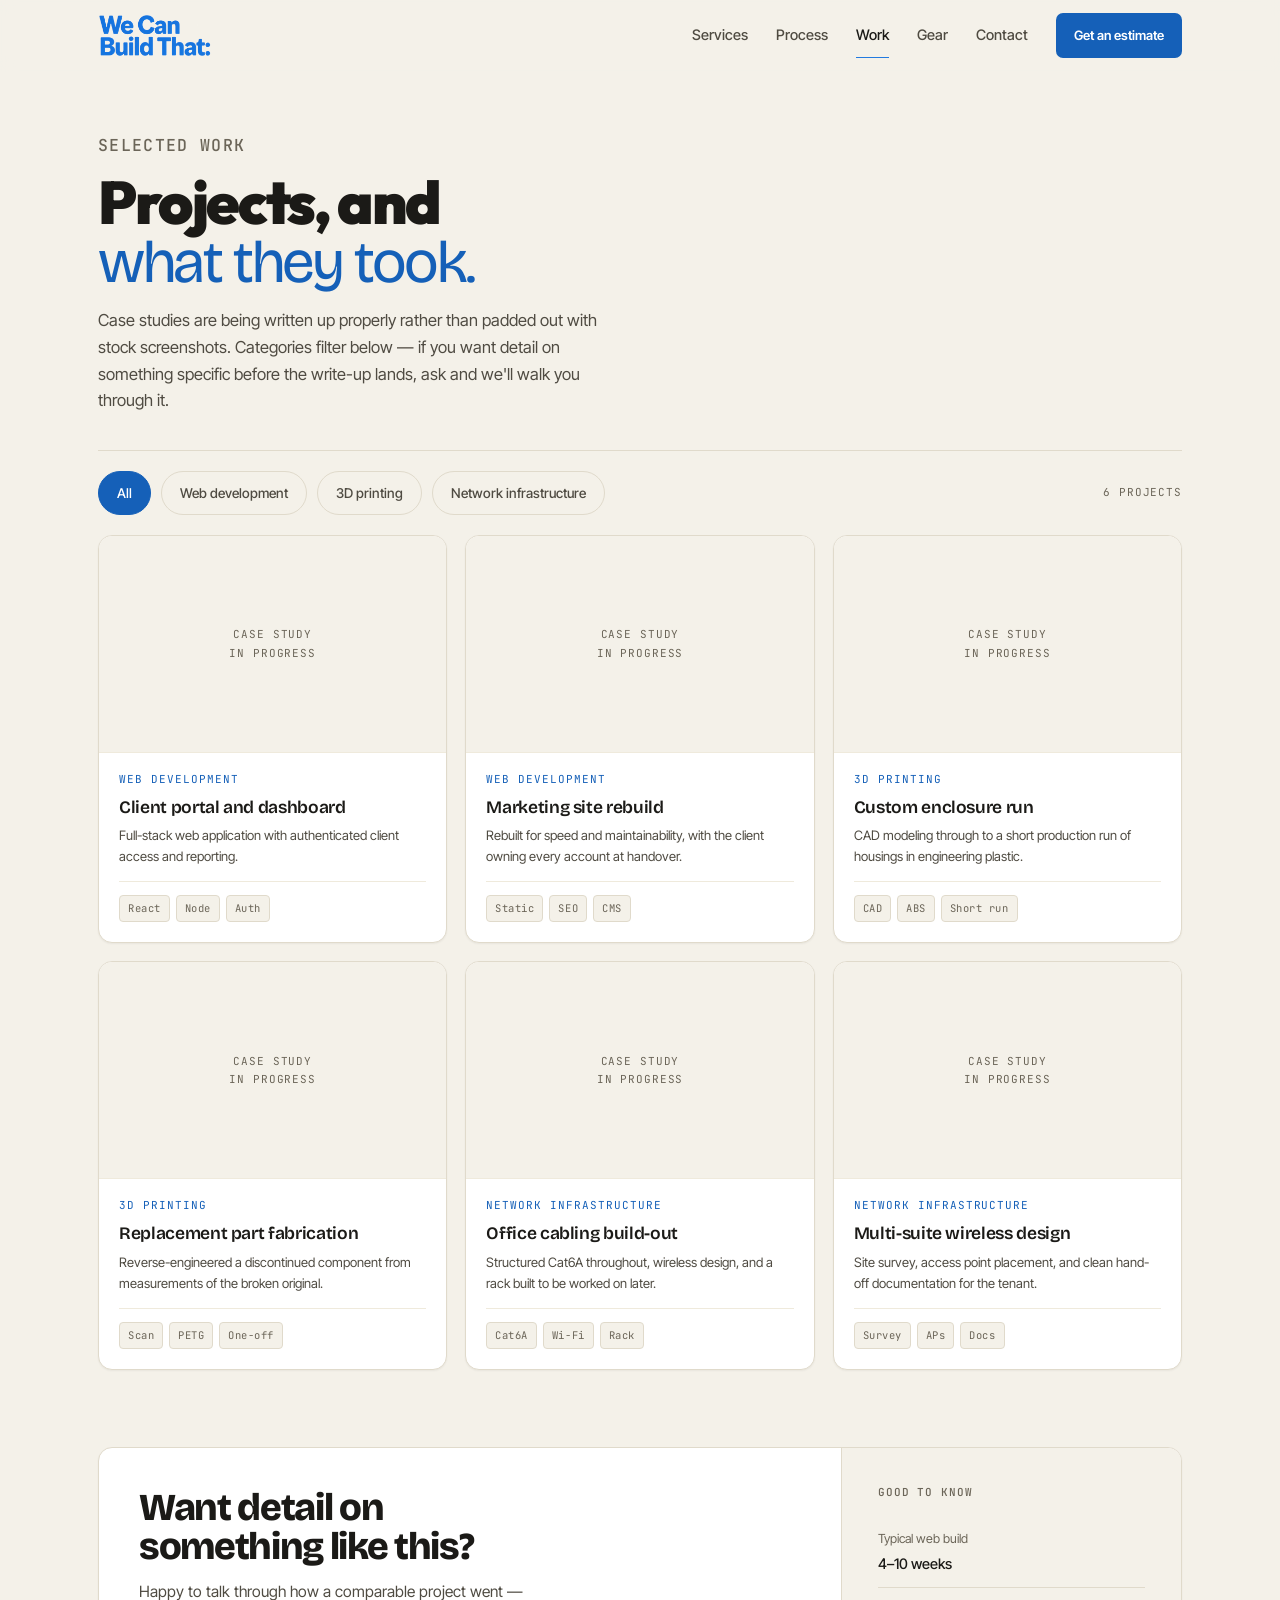
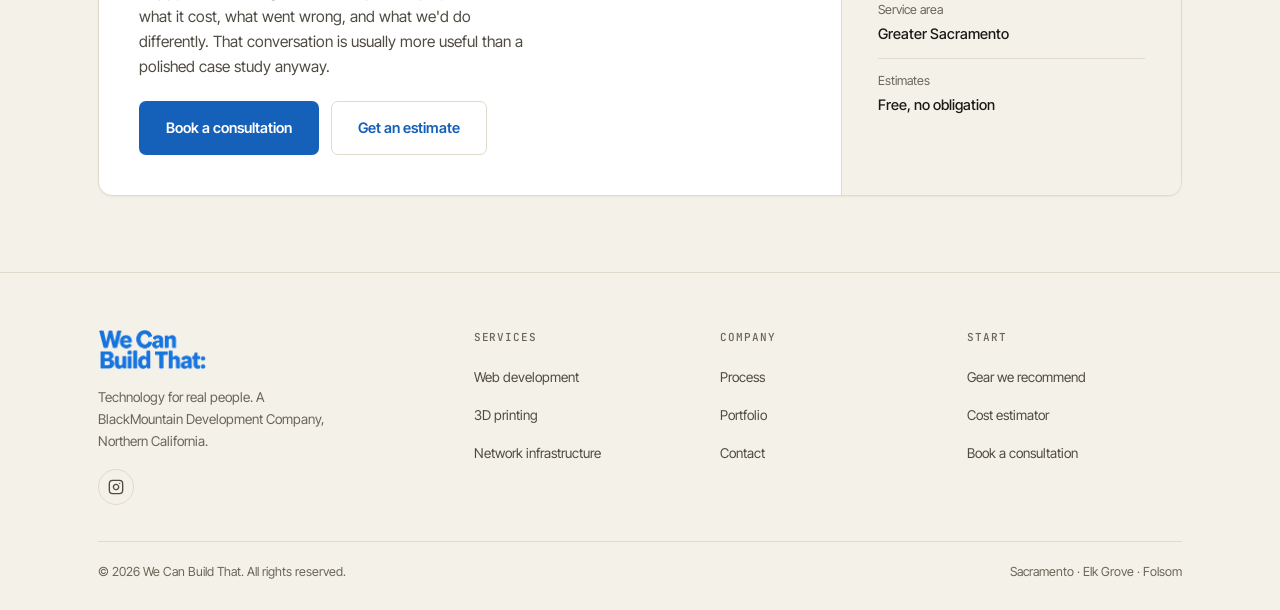
<file: portfolio.html>
<!DOCTYPE html>
<html lang="en">
<head>
<meta charset="UTF-8">
<meta name="viewport" content="width=device-width, initial-scale=1">
<title>Work — We Can Build That</title>
<meta name="description" content="Web development, 3D printing, and network infrastructure projects across Northern California.">
<meta property="og:title" content="Work — We Can Build That">
<meta property="og:description" content="Web development, 3D printing, and network infrastructure projects across Northern California.">
<link rel="preconnect" href="https://fonts.googleapis.com">
<link rel="preconnect" href="https://fonts.gstatic.com" crossorigin>
<link href="https://fonts.googleapis.com/css2?family=Bricolage+Grotesque:opsz,wght@12..96,400;12..96,600;12..96,800&family=Outfit:wght@900&family=Inter+Tight:wght@400;500;600&family=JetBrains+Mono:wght@400;500&display=swap" rel="stylesheet">
<link rel="stylesheet" href="site.css">
<style>
  .filters{border-top:1px solid var(--line);padding-block:20px;display:flex;
    align-items:center;gap:10px;flex-wrap:wrap}
  .filter{font-family:var(--font-body);font-size:13.5px;font-weight:500;color:var(--body);
    background:transparent;border:1px solid var(--line);border-radius:999px;
    padding:13px 18px;cursor:pointer;
    transition:border-color var(--dur-fast) var(--ease),color var(--dur-fast) var(--ease),
      background var(--dur-fast) var(--ease)}
  .filter:hover{border-color:var(--blue);color:var(--blue)}
  .filter[aria-pressed="true"]{background:var(--blue);border-color:var(--blue);color:var(--white)}
  .count{margin-left:auto;font-family:var(--font-mono);font-size:11px;letter-spacing:.08em;
    text-transform:uppercase;color:var(--muted)}

  .work-grid{display:grid;grid-template-columns:repeat(3,1fr);gap:18px;
    padding-bottom:clamp(48px,6vw,80px)}
  .proj{background:var(--white);border:1px solid var(--line);border-radius:var(--r-card);
    box-shadow:var(--shadow-card);overflow:hidden;display:flex;flex-direction:column;
    transition:border-color var(--dur-fast) var(--ease),transform var(--dur-fast) var(--ease)}
  .proj:hover{border-color:var(--azure);transform:translateY(-2px)}
  .proj-media{aspect-ratio:16/10;background:var(--cream);
    border-bottom:1px solid var(--line-soft);display:flex;align-items:center;
    justify-content:center;overflow:hidden}
  .proj-media img{width:100%;height:100%;object-fit:cover}
  .proj-media .ph{font-family:var(--font-mono);font-size:11px;letter-spacing:.08em;
    text-transform:uppercase;color:var(--muted);text-align:center;padding:14px;line-height:1.7}
  .proj-body{padding:18px 20px 20px;flex:1;display:flex;flex-direction:column}
  .proj-tag{font-family:var(--font-mono);font-size:11px;letter-spacing:.09em;
    text-transform:uppercase;color:var(--blue);margin-bottom:8px}
  .proj h3{font-size:17.5px;margin-bottom:6px}
  .proj p{font-size:13px;color:var(--body);margin-bottom:14px;flex:1}
  .proj-meta{display:flex;flex-wrap:wrap;gap:6px;padding-top:13px;
    border-top:1px solid var(--line-soft)}
  .chip{font-family:var(--font-mono);font-size:10.5px;letter-spacing:.05em;
    color:var(--muted);background:var(--cream);border:1px solid var(--line);
    border-radius:var(--r-sm);padding:4px 8px}
  .empty{grid-column:1/-1;text-align:center;padding:56px 20px;color:var(--muted);font-size:15px}

  .cta-panel{display:grid;grid-template-columns:1fr 340px;overflow:hidden;
    margin-bottom:clamp(48px,6vw,80px)}
  .cta-copy{padding:clamp(26px,3.5vw,40px)}
  .cta-copy h2{margin-bottom:12px;max-width:16ch}
  .cta-copy p{font-size:15.5px;margin-bottom:22px;max-width:44ch}
  .cta-btns{display:flex;flex-wrap:wrap;gap:12px}
  .cta-side{background:var(--cream);border-left:1px solid var(--line);
    padding:clamp(26px,3.5vw,36px)}
  .cta-side .mono{display:block;margin-bottom:14px}
  .cta-side div{padding-block:12px;border-bottom:1px solid var(--line)}
  .cta-side div:last-child{border-bottom:0}
  .cta-side dt{font-size:12.5px;color:var(--muted);margin-bottom:2px}
  .cta-side dd{margin:0;font-size:14.5px;color:var(--ink);font-weight:500}

  @media (max-width:960px){
    .work-grid{grid-template-columns:repeat(2,1fr)}
    .cta-panel{grid-template-columns:1fr}
    .cta-side{border-left:0;border-top:1px solid var(--line)}
  }
  @media (max-width:720px){ .count{margin-left:0;width:100%} }
  @media (max-width:560px){ .work-grid{grid-template-columns:1fr} }
</style>
</head>
<body>

<a class="skip" href="#main">Skip to content</a>

<header class="nav" id="nav">
  <div class="wrap nav-in">
    <a class="nav-logo" href="index.html" aria-label="We Can Build That — home">
      <img src="brand/wordmark-blue.png" alt="We Can Build That">
    </a>
    <nav class="nav-links" aria-label="Primary">
      <a href="index.html#services">Services</a>
      <a href="index.html#process">Process</a>
      <a href="portfolio.html" aria-current="page">Work</a>
      <a href="shop.html">Gear</a>
      <a href="contact.html">Contact</a>
      <a class="btn btn-primary btn-sm" href="estimator.html">Get an estimate</a>
    </nav>
    <button class="nav-toggle" id="navToggle" aria-expanded="false" aria-controls="menu" aria-label="Open menu">
      <span></span><span></span><span></span>
    </button>
  </div>
  <div class="wrap"><nav class="menu" id="menu" aria-label="Mobile">
    <a href="index.html#services">Services</a>
    <a href="index.html#process">Process</a>
    <a href="portfolio.html" aria-current="page">Work</a>
    <a href="shop.html">Gear</a>
    <a href="contact.html">Contact</a>
    <a class="btn btn-primary" href="estimator.html">Get an estimate</a>
  </nav></div>
</header>

<main id="main">

  <section class="phead wrap rv">
    <p class="mono">Selected work</p>
    <h1>Projects, and <em>what they took.</em></h1>
    <p>Case studies are being written up properly rather than padded out with stock
      screenshots. Categories filter below — if you want detail on something specific
      before the write-up lands, ask and we'll walk you through it.</p>
  </section>

  <section class="wrap">
    <div class="filters" role="group" aria-label="Filter projects by category">
      <button class="filter" type="button" data-cat="all" aria-pressed="true">All</button>
      <button class="filter" type="button" data-cat="web-dev" aria-pressed="false">Web development</button>
      <button class="filter" type="button" data-cat="3d-printing" aria-pressed="false">3D printing</button>
      <button class="filter" type="button" data-cat="network" aria-pressed="false">Network infrastructure</button>
      <span class="count" id="count" aria-live="polite"></span>
    </div>

    <!-- Placeholder projects. Replace .ph with <img src="images/work/NAME.jpg" alt="…">
         and update the title, blurb, and chips as each write-up is finished. -->
    <div class="work-grid" id="grid">

      <article class="proj rv" data-cat="web-dev">
        <div class="proj-media"><span class="ph">Case study<br>in progress</span></div>
        <div class="proj-body">
          <span class="proj-tag">Web development</span>
          <h3>Client portal and dashboard</h3>
          <p>Full-stack web application with authenticated client access and reporting.</p>
          <div class="proj-meta"><span class="chip">React</span><span class="chip">Node</span><span class="chip">Auth</span></div>
        </div>
      </article>

      <article class="proj rv rv-2" data-cat="web-dev">
        <div class="proj-media"><span class="ph">Case study<br>in progress</span></div>
        <div class="proj-body">
          <span class="proj-tag">Web development</span>
          <h3>Marketing site rebuild</h3>
          <p>Rebuilt for speed and maintainability, with the client owning every account at handover.</p>
          <div class="proj-meta"><span class="chip">Static</span><span class="chip">SEO</span><span class="chip">CMS</span></div>
        </div>
      </article>

      <article class="proj rv rv-3" data-cat="3d-printing">
        <div class="proj-media"><span class="ph">Case study<br>in progress</span></div>
        <div class="proj-body">
          <span class="proj-tag">3D printing</span>
          <h3>Custom enclosure run</h3>
          <p>CAD modeling through to a short production run of housings in engineering plastic.</p>
          <div class="proj-meta"><span class="chip">CAD</span><span class="chip">ABS</span><span class="chip">Short run</span></div>
        </div>
      </article>

      <article class="proj rv" data-cat="3d-printing">
        <div class="proj-media"><span class="ph">Case study<br>in progress</span></div>
        <div class="proj-body">
          <span class="proj-tag">3D printing</span>
          <h3>Replacement part fabrication</h3>
          <p>Reverse-engineered a discontinued component from measurements of the broken original.</p>
          <div class="proj-meta"><span class="chip">Scan</span><span class="chip">PETG</span><span class="chip">One-off</span></div>
        </div>
      </article>

      <article class="proj rv rv-2" data-cat="network">
        <div class="proj-media"><span class="ph">Case study<br>in progress</span></div>
        <div class="proj-body">
          <span class="proj-tag">Network infrastructure</span>
          <h3>Office cabling build-out</h3>
          <p>Structured Cat6A throughout, wireless design, and a rack built to be worked on later.</p>
          <div class="proj-meta"><span class="chip">Cat6A</span><span class="chip">Wi-Fi</span><span class="chip">Rack</span></div>
        </div>
      </article>

      <article class="proj rv rv-3" data-cat="network">
        <div class="proj-media"><span class="ph">Case study<br>in progress</span></div>
        <div class="proj-body">
          <span class="proj-tag">Network infrastructure</span>
          <h3>Multi-suite wireless design</h3>
          <p>Site survey, access point placement, and clean hand-off documentation for the tenant.</p>
          <div class="proj-meta"><span class="chip">Survey</span><span class="chip">APs</span><span class="chip">Docs</span></div>
        </div>
      </article>

    </div>
  </section>

  <section class="wrap">
    <div class="panel cta-panel rv">
      <div class="cta-copy">
        <h2>Want detail on something like this?</h2>
        <p>Happy to talk through how a comparable project went — what it cost, what
          went wrong, and what we'd do differently. That conversation is usually more
          useful than a polished case study anyway.</p>
        <div class="cta-btns">
          <a class="btn btn-primary" href="contact.html">Book a consultation</a>
          <a class="btn btn-ghost" href="estimator.html">Get an estimate</a>
        </div>
      </div>
      <div class="cta-side">
        <span class="mono">Good to know</span>
        <dl>
          <div><dt>Typical web build</dt><dd>4–10 weeks</dd></div>
          <div><dt>Service area</dt><dd>Greater Sacramento</dd></div>
          <div><dt>Estimates</dt><dd>Free, no obligation</dd></div>
        </dl>
      </div>
    </div>
  </section>

</main>

<footer class="foot">
  <div class="wrap">
    <div class="foot-grid">
      <div class="foot-brand">
        <img src="brand/wordmark-blue.png" alt="We Can Build That">
        <p>Technology for real people. A BlackMountain Development Company, Northern California.</p>
        <a class="foot-social" href="https://www.instagram.com/wecanbuildthatorg/" target="_blank" rel="noopener" aria-label="We Can Build That on Instagram">
          <svg viewBox="0 0 24 24" fill="none" stroke="currentColor" stroke-width="2" stroke-linecap="round" stroke-linejoin="round"><rect x="2" y="2" width="20" height="20" rx="5" ry="5"></rect><path d="M16 11.37A4 4 0 1 1 12.63 8 4 4 0 0 1 16 11.37z"></path><line x1="17.5" y1="6.5" x2="17.51" y2="6.5"></line></svg>
        </a>
      </div>
      <div>
        <h4>Services</h4>
        <ul>
          <li><a href="index.html#services">Web development</a></li>
          <li><a href="index.html#services">3D printing</a></li>
          <li><a href="index.html#services">Network infrastructure</a></li>
        </ul>
      </div>
      <div>
        <h4>Company</h4>
        <ul>
          <li><a href="index.html#process">Process</a></li>
          <li><a href="portfolio.html">Portfolio</a></li>
          <li><a href="contact.html">Contact</a></li>
        </ul>
      </div>
      <div>
        <h4>Start</h4>
        <ul>
          <li><a href="shop.html">Gear we recommend</a></li>
          <li><a href="estimator.html">Cost estimator</a></li>
          <li><a href="contact.html">Book a consultation</a></li>
        </ul>
      </div>
    </div>
    <div class="foot-base">
      <span>© <span id="yr">2026</span> We Can Build That. All rights reserved.</span>
      <span>Sacramento · Elk Grove · Folsom</span>
    </div>
  </div>
</footer>

<script src="site.js"></script>
<script>
/* Category filtering. Reads ?filter=web-dev etc. on load so the service links
   on the homepage can deep-link straight into a filtered view. */
(function(){
  var filters = document.querySelector('.filters');
  var projects = Array.prototype.slice.call(document.querySelectorAll('.proj'));
  var countEl = document.getElementById('count');
  if (!filters) return;

  function apply(cat){
    var shown = 0;
    projects.forEach(function(el){
      var match = (cat === 'all' || el.dataset.cat === cat);
      el.style.display = match ? '' : 'none';
      if (match) shown++;
    });
    countEl.textContent = shown + (shown === 1 ? ' project' : ' projects');
    Array.prototype.forEach.call(filters.querySelectorAll('.filter'), function(b){
      b.setAttribute('aria-pressed', String(b.dataset.cat === cat));
    });
  }

  filters.addEventListener('click', function(e){
    var btn = e.target.closest('.filter');
    if (!btn) return;
    apply(btn.dataset.cat);
    history.replaceState(null, '',
      btn.dataset.cat === 'all' ? location.pathname : '?filter=' + btn.dataset.cat);
  });

  var initial = new URLSearchParams(location.search).get('filter');
  var valid = projects.some(function(el){ return el.dataset.cat === initial; });
  apply(valid ? initial : 'all');
})();
</script>

</body>
</html>
</file>
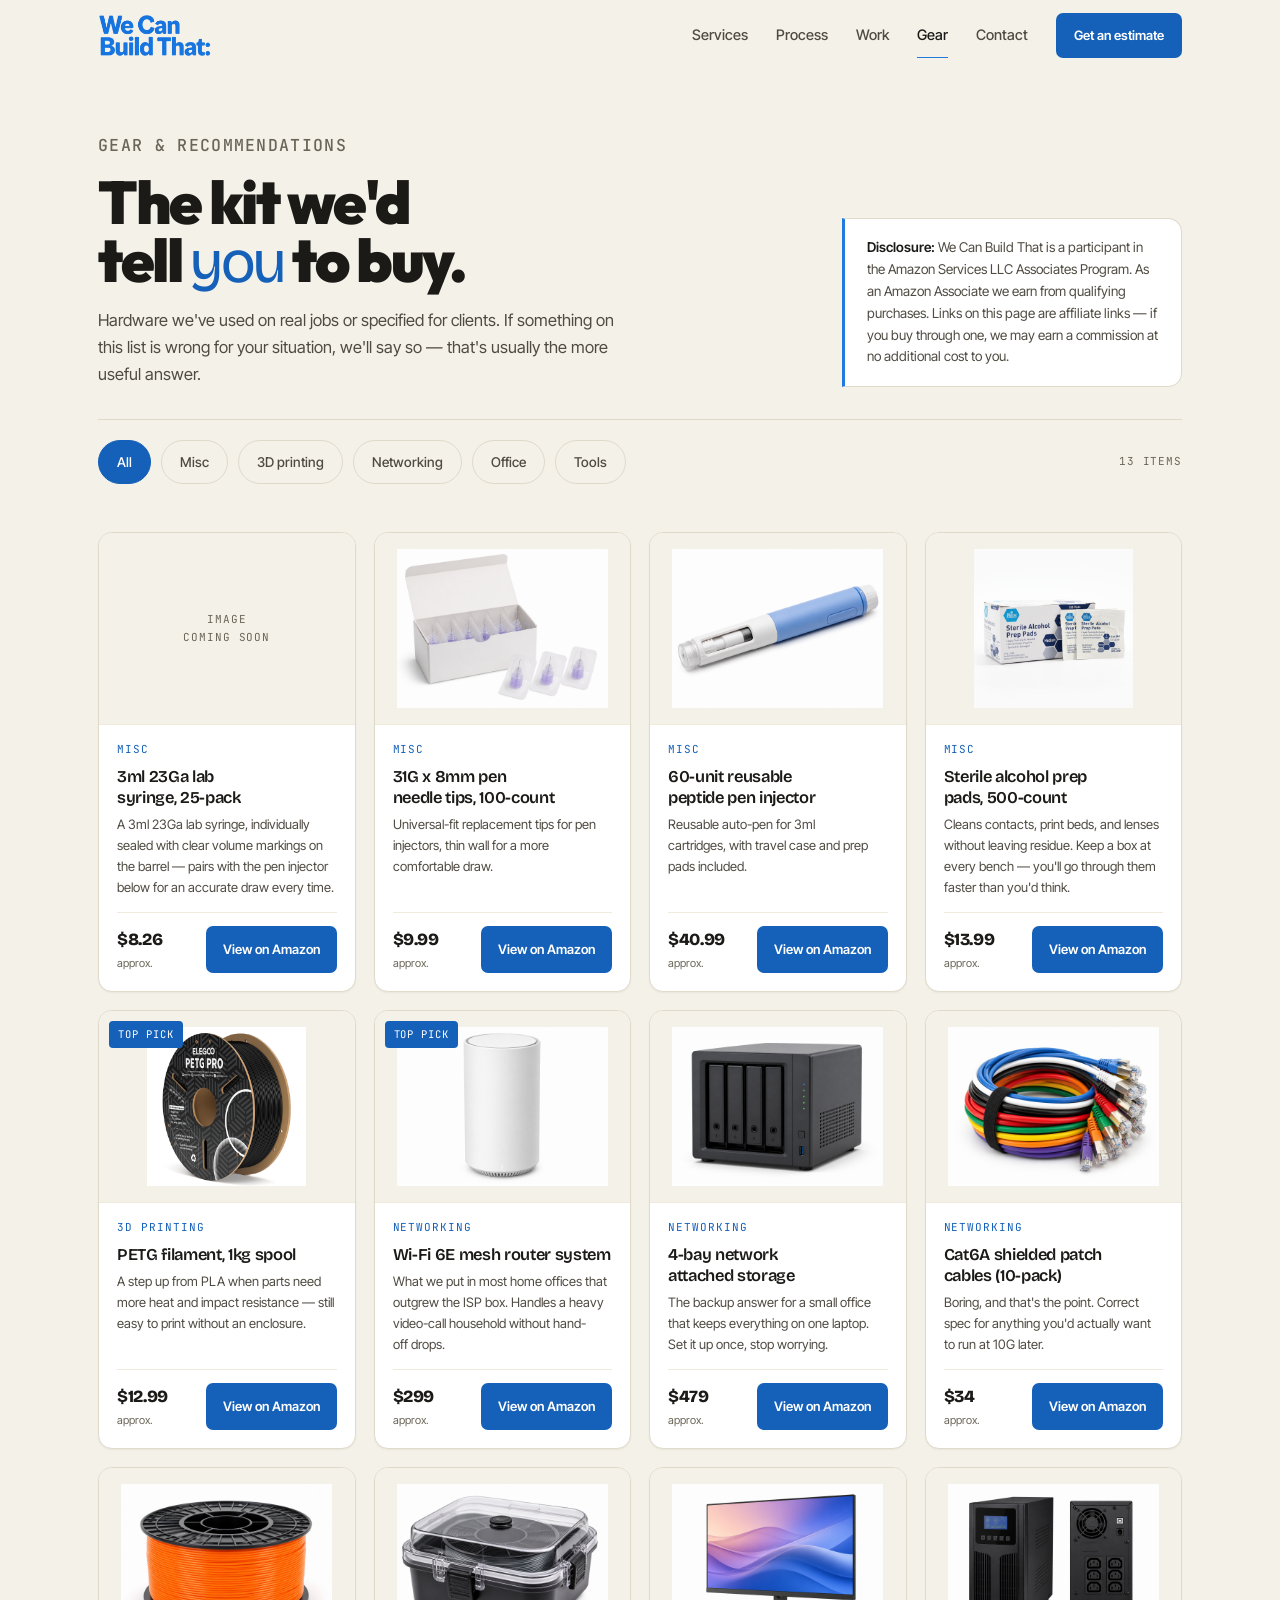
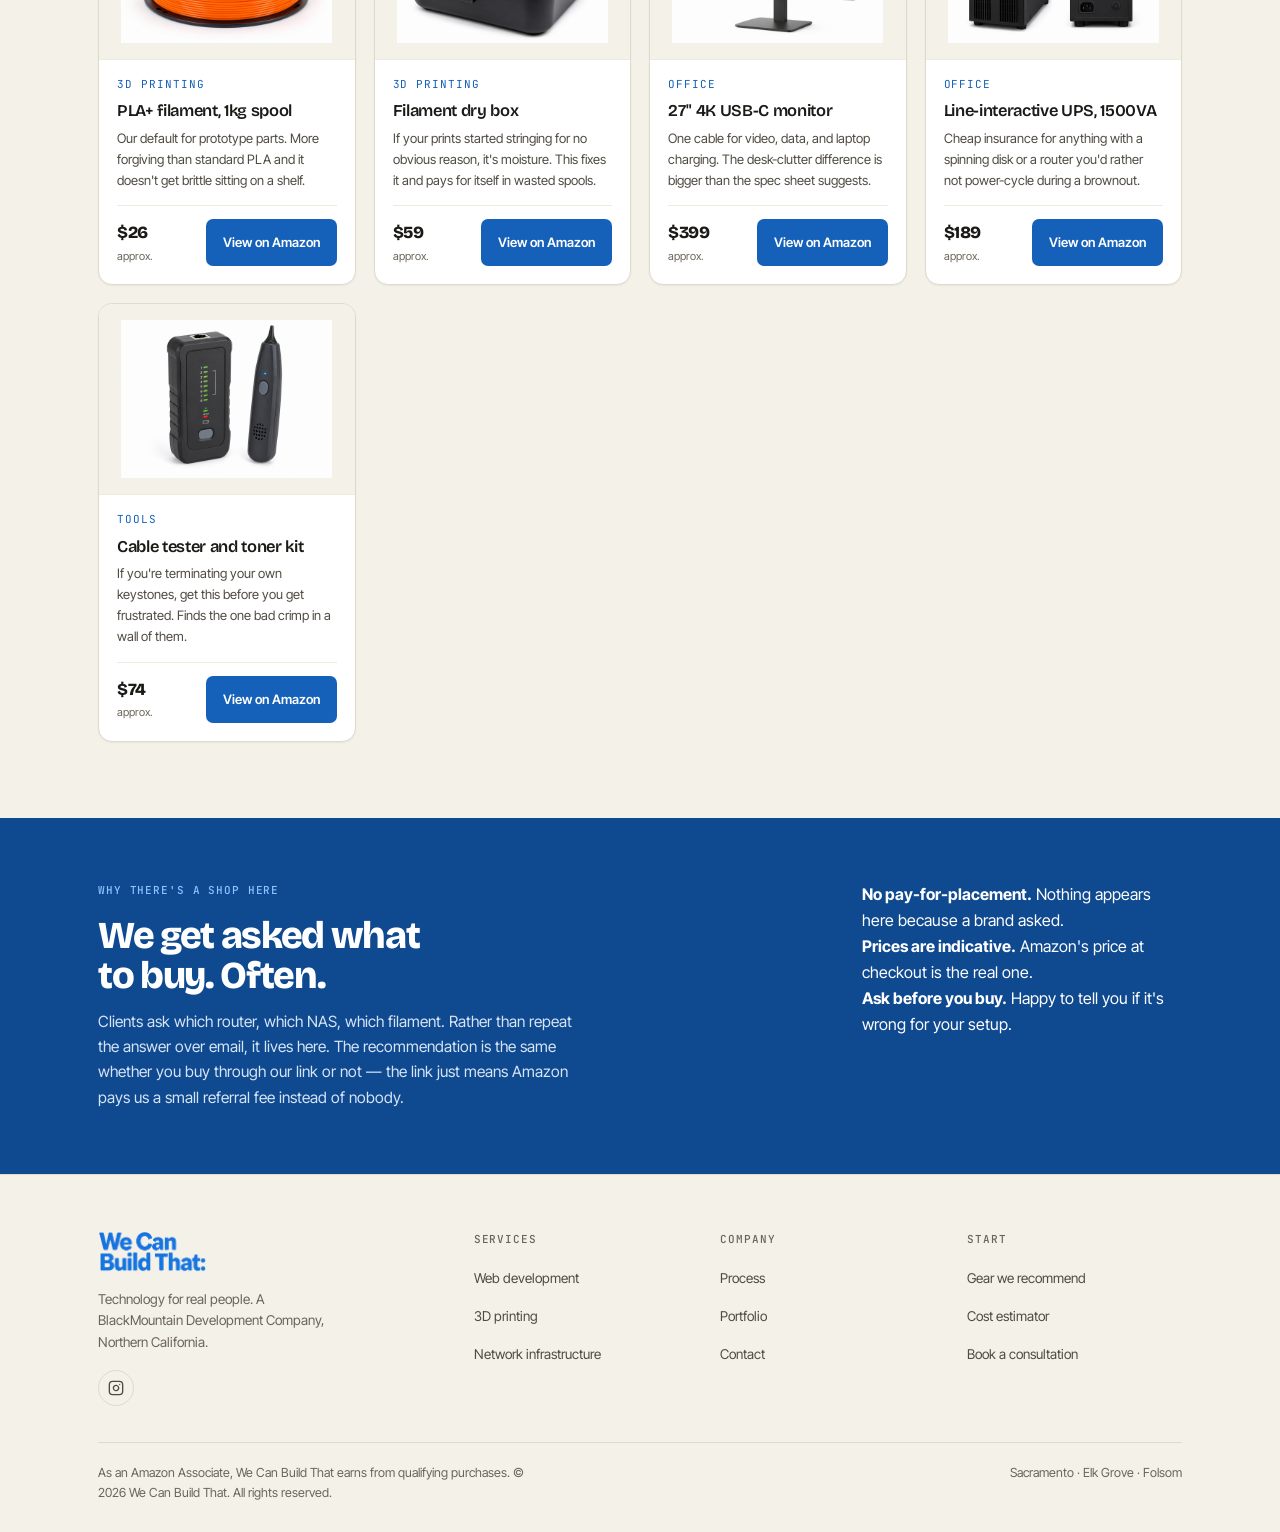
<file: shop.html>
<!DOCTYPE html>
<html lang="en">
<head>
<meta charset="UTF-8">
<meta name="viewport" content="width=device-width, initial-scale=1">
<title>Gear we recommend — We Can Build That</title>
<meta name="description" content="Hardware and tools we actually use and recommend to clients. Affiliate links support the shop at no extra cost to you.">
<meta property="og:title" content="Gear we recommend — We Can Build That">
<meta property="og:description" content="Hardware and tools we actually use and recommend to clients.">
<link rel="preconnect" href="https://fonts.googleapis.com">
<link rel="preconnect" href="https://fonts.gstatic.com" crossorigin>
<link href="https://fonts.googleapis.com/css2?family=Bricolage+Grotesque:opsz,wght@12..96,400;12..96,600;12..96,800&family=Outfit:wght@900&family=Inter+Tight:wght@400;500;600&family=JetBrains+Mono:wght@400;500&display=swap" rel="stylesheet">
<link rel="stylesheet" href="site.css">
<style>
  .head{padding-block:clamp(36px,5vw,60px) 28px}
  .head-grid{display:grid;grid-template-columns:1fr 340px;gap:clamp(28px,5vw,64px);align-items:end}
  .head h1{margin:14px 0 16px;max-width:15ch}
  .head h1 em{font-style:normal;font-weight:400;color:var(--blue)}
  .head p{font-size:16.5px;max-width:52ch}

  /* Disclosure is a legal requirement (FTC 16 CFR 255 + the Amazon Associates
     Operating Agreement), not a design choice. It must be visible without
     scrolling past the first affiliate link — do not move it below the grid,
     collapse it, or drop it to fine print. */
  .disclosure{background:var(--white);border:1px solid var(--line);
    border-left:3px solid var(--azure);border-radius:0 var(--r-card) var(--r-card) 0;
    padding:18px 22px}
  .disclosure p{font-size:13.5px;color:var(--body);margin:0}
  .disclosure b{color:var(--ink);font-weight:600}

  .filters{border-top:1px solid var(--line);margin-top:32px;padding-block:20px;
    display:flex;align-items:center;gap:10px;flex-wrap:wrap}
  .filter{font-family:var(--font-body);font-size:13.5px;font-weight:500;color:var(--body);
    background:transparent;border:1px solid var(--line);border-radius:999px;
    padding:13px 18px;cursor:pointer;
    transition:border-color var(--dur-fast) var(--ease),color var(--dur-fast) var(--ease),
      background var(--dur-fast) var(--ease)}
  .filter:hover{border-color:var(--blue);color:var(--blue)}
  .filter[aria-pressed="true"]{background:var(--blue);border-color:var(--blue);color:var(--white)}
  .count{margin-left:auto;font-family:var(--font-mono);font-size:11px;letter-spacing:.08em;
    text-transform:uppercase;color:var(--muted)}

  .grid{display:grid;grid-template-columns:repeat(4,1fr);gap:18px;padding-bottom:clamp(48px,6vw,80px)}
  .card{background:var(--white);border:1px solid var(--line);border-radius:var(--r-card);
    box-shadow:var(--shadow-card);display:flex;flex-direction:column;overflow:hidden;
    transition:border-color var(--dur-fast) var(--ease),transform var(--dur-fast) var(--ease)}
  .card:hover{border-color:var(--azure);transform:translateY(-2px)}
  .card-media{aspect-ratio:4/3;background:var(--cream);border-bottom:1px solid var(--line-soft);
    display:flex;align-items:center;justify-content:center;overflow:hidden;position:relative}
  .card-media img{width:100%;height:100%;object-fit:contain;padding:16px;
    transition:transform var(--dur-slow) var(--ease)}
  .card:hover .card-media img{transform:scale(1.03)}
  .card-media .ph{font-family:var(--font-mono);font-size:11px;letter-spacing:.08em;
    text-transform:uppercase;color:var(--muted);text-align:center;padding:12px}
  .pick{position:absolute;top:10px;left:10px;font-family:var(--font-mono);font-size:10.5px;
    letter-spacing:.09em;text-transform:uppercase;background:var(--blue);color:var(--white);
    padding:5px 9px;border-radius:var(--r-sm)}
  .card-body{padding:16px 18px 18px;display:flex;flex-direction:column;flex:1}
  .card-cat{font-family:var(--font-mono);font-size:11px;letter-spacing:.09em;
    text-transform:uppercase;color:var(--blue);margin-bottom:7px}
  .card h3{margin-bottom:6px;font-size:16.5px}
  .card-note{font-size:13px;color:var(--body);margin-bottom:14px;flex:1}
  .card-foot{display:flex;align-items:center;justify-content:space-between;gap:10px;
    padding-top:13px;border-top:1px solid var(--line-soft)}
  .price{font-family:var(--font-display);font-size:17px;font-weight:800;color:var(--ink);
    letter-spacing:-.02em}
  .price small{font-family:var(--font-body);font-size:11px;font-weight:400;color:var(--muted);
    letter-spacing:0;display:block;margin-top:1px}
  .buy{font-size:13px;font-weight:600;color:var(--white);background:var(--blue);
    padding:13px 17px;border-radius:var(--r-btn);white-space:nowrap;
    transition:background var(--dur-fast) var(--ease)}
  .card:hover .buy{background:var(--blue-deep)}
  .empty{grid-column:1/-1;text-align:center;padding:56px 20px;color:var(--muted);font-size:15px}

  .band-grid{display:grid;grid-template-columns:1fr 320px;gap:clamp(28px,5vw,64px);align-items:start}

  @media (max-width:1080px){ .grid{grid-template-columns:repeat(3,1fr)} }
  @media (max-width:960px){
    .head-grid,.band-grid{grid-template-columns:1fr}
    .grid{grid-template-columns:repeat(2,1fr)}
  }
  @media (max-width:720px){ .count{margin-left:0;width:100%} }
  @media (max-width:520px){ .grid{grid-template-columns:1fr} }
</style>
</head>
<body>

<a class="skip" href="#main">Skip to content</a>

<header class="nav" id="nav">
  <div class="wrap nav-in">
    <a class="nav-logo" href="index.html" aria-label="We Can Build That — home">
      <img src="brand/wordmark-blue.png" alt="We Can Build That">
    </a>
    <nav class="nav-links" aria-label="Primary">
      <a href="index.html#services">Services</a>
      <a href="index.html#process">Process</a>
      <a href="index.html#work">Work</a>
      <a href="shop.html" aria-current="page">Gear</a>
      <a href="contact.html">Contact</a>
      <a class="btn btn-primary btn-sm" href="estimator.html">Get an estimate</a>
    </nav>
    <button class="nav-toggle" id="navToggle" aria-expanded="false" aria-controls="menu" aria-label="Open menu">
      <span></span><span></span><span></span>
    </button>
  </div>
  <div class="wrap"><nav class="menu" id="menu" aria-label="Mobile">
    <a href="index.html#services">Services</a>
    <a href="index.html#process">Process</a>
    <a href="index.html#work">Work</a>
    <a href="shop.html" aria-current="page">Gear</a>
    <a href="contact.html">Contact</a>
    <a class="btn btn-primary" href="estimator.html">Get an estimate</a>
  </nav></div>
</header>

<main id="main">

  <section class="head wrap">
    <div class="head-grid">
      <div class="rv">
        <p class="mono">Gear &amp; recommendations</p>
        <h1>The kit we'd tell <em>you</em> to buy.</h1>
        <p>Hardware we've used on real jobs or specified for clients. If something on this
          list is wrong for your situation, we'll say so — that's usually the more useful
          answer.</p>
      </div>
      <div class="disclosure rv">
        <p><b>Disclosure:</b> We Can Build That is a participant in the Amazon Services LLC
          Associates Program. As an Amazon Associate we earn from qualifying purchases.
          Links on this page are affiliate links — if you buy through one, we may earn a
          commission at no additional cost to you.</p>
      </div>
    </div>

    <div class="filters" role="group" aria-label="Filter products by category">
      <button class="filter" data-cat="all" aria-pressed="true">All</button>
      <span class="count" id="count" aria-live="polite"></span>
    </div>
  </section>

  <section class="wrap">
    <div class="grid" id="grid"></div>
  </section>

  <section class="band">
    <div class="wrap band-grid">
      <div class="rv">
        <span class="mono">Why there's a shop here</span>
        <h2>We get asked what to buy. Often.</h2>
        <p>Clients ask which router, which NAS, which filament. Rather than repeat the
          answer over email, it lives here. The recommendation is the same whether you buy
          through our link or not — the link just means Amazon pays us a small referral
          fee instead of nobody.</p>
      </div>
      <ul class="rv">
        <li><b>No pay-for-placement.</b> Nothing appears here because a brand asked.</li>
        <li><b>Prices are indicative.</b> Amazon's price at checkout is the real one.</li>
        <li><b>Ask before you buy.</b> Happy to tell you if it's wrong for your setup.</li>
      </ul>
    </div>
  </section>

</main>

<footer class="foot">
  <div class="wrap">
    <div class="foot-grid">
      <div class="foot-brand">
        <img src="brand/wordmark-blue.png" alt="We Can Build That">
        <p>Technology for real people. A BlackMountain Development Company, Northern California.</p>
        <a class="foot-social" href="https://www.instagram.com/wecanbuildthatorg/" target="_blank" rel="noopener" aria-label="We Can Build That on Instagram">
          <svg viewBox="0 0 24 24" fill="none" stroke="currentColor" stroke-width="2" stroke-linecap="round" stroke-linejoin="round"><rect x="2" y="2" width="20" height="20" rx="5" ry="5"></rect><path d="M16 11.37A4 4 0 1 1 12.63 8 4 4 0 0 1 16 11.37z"></path><line x1="17.5" y1="6.5" x2="17.51" y2="6.5"></line></svg>
        </a>
      </div>
      <div>
        <h4>Services</h4>
        <ul>
          <li><a href="index.html#services">Web development</a></li>
          <li><a href="index.html#services">3D printing</a></li>
          <li><a href="index.html#services">Network infrastructure</a></li>
        </ul>
      </div>
      <div>
        <h4>Company</h4>
        <ul>
          <li><a href="index.html#process">Process</a></li>
          <li><a href="portfolio.html">Portfolio</a></li>
          <li><a href="contact.html">Contact</a></li>
        </ul>
      </div>
      <div>
        <h4>Start</h4>
        <ul>
          <li><a href="shop.html">Gear we recommend</a></li>
          <li><a href="estimator.html">Cost estimator</a></li>
          <li><a href="contact.html">Book a consultation</a></li>
        </ul>
      </div>
    </div>
    <div class="foot-base">
      <span class="fine">As an Amazon Associate, We Can Build That earns from qualifying
        purchases. © <span id="yr">2026</span> We Can Build That. All rights reserved.</span>
      <span>Sacramento · Elk Grove · Folsom</span>
    </div>
  </div>
</footer>

<script src="site.js"></script>
<script>
/* ═══════════════════════════════════════════════════════════════════════════
   ▼▼▼  EDIT YOUR PRODUCTS HERE  ▼▼▼
   ───────────────────────────────────────────────────────────────────────────
   To add a product: copy one { ... } block, paste it, change the values.
   Keep the comma between blocks. Order here is the order on the page.

     title    Product name as you want it displayed.
     cat      Category. Any new value automatically becomes a filter button.
     price    Shown as a guide only. Amazon's checkout price is authoritative.
     note     One or two sentences on why you recommend it. Your voice, not
              copy-pasted marketing text — that's the whole value of the page.
     url      Your Amazon affiliate link (the one containing your tag=xxxx-20).
     img      Filename inside images/products/ (e.g. "wifi-router.jpg"), OR a
              full https:// URL, OR "" to show the placeholder.
     asin     Amazon's 10-character product ID, from the /dp/XXXXXXXXXX part of
              the URL. Optional today — used later by the Creators API.
     pick     true adds a "Top pick" badge. Use it sparingly or it means nothing.

   ⚠ IMAGES — read this before adding any:
   You may NOT scrape or hot-link images from Amazon product pages. SiteStripe
   image links were discontinued 31 Dec 2023, and PA-API v5 retired 15 May 2026.
   The only sanctioned source now is the Creators API, which requires 10
   qualifying sales in the trailing 30 days plus a server-side OAuth proxy —
   see IMAGES.md for the migration path when you qualify.

   Until then use your own photographs (best option — real photos of gear you
   actually own suit this page better than catalog renders) or manufacturer
   press images you have permission to use. Drop the file into
   images/products/ and put the filename in the img field.
   ═══════════════════════════════════════════════════════════════════════════ */

/* Display order (in the "All" view) is array order — newest addition first.
   When you add a product, paste its block at the top of this array, not the
   bottom, so the shop keeps showing newest gear first. */
var PRODUCTS = [
  {
    title: "3ml 23Ga lab syringe, 25-pack",
    cat:   "Misc",
    price: "$8.26",
    note:  "A 3ml 23Ga lab syringe, individually sealed with clear volume markings on the barrel — pairs with the pen injector below for an accurate draw every time.",
    url:   "https://www.amazon.com/dp/B0BFG7Q61F?tag=wecanbuild0fa-20",
    img:   "",
    asin:  "B0BFG7Q61F",
    pick:  false
  },
  {
    title: "31G x 8mm pen needle tips, 100-count",
    cat:   "Misc",
    price: "$9.99",
    note:  "Universal-fit replacement tips for pen injectors, thin wall for a more comfortable draw.",
    url:   "https://www.amazon.com/dp/B0GQSVDD4Y?tag=wecanbuild0fa-20",
    img:   "pen-needle-tips-generic.png",
    asin:  "B0GQSVDD4Y",
    pick:  false
  },
  {
    title: "60-unit reusable peptide pen injector",
    cat:   "Misc",
    price: "$40.99",
    note:  "Reusable auto-pen for 3ml cartridges, with travel case and prep pads included.",
    url:   "https://www.amazon.com/dp/B0H2GNHTH1?tag=wecanbuild0fa-20",
    img:   "peptide-pen-injector-generic.png",
    asin:  "B0H2GNHTH1",
    pick:  false
  },
  {
    title: "Sterile alcohol prep pads, 500-count",
    cat:   "Misc",
    price: "$13.99",
    note:  "Cleans contacts, print beds, and lenses without leaving residue. Keep a box at every bench — you'll go through them faster than you'd think.",
    url:   "https://www.amazon.com/dp/B0FWN1MK71?tag=wecanbuild0fa-20",
    img:   "medpride-alcohol-prep-pads.png",
    asin:  "B0FWN1MK71",
    pick:  false
  },
  {
    title: "PETG filament, 1kg spool",
    cat:   "3D printing",
    price: "$12.99",
    note:  "A step up from PLA when parts need more heat and impact resistance — still easy to print without an enclosure.",
    url:   "https://www.amazon.com/dp/B0D41Y3WWZ?tag=wecanbuild0fa-20",
    img:   "elegoo-petg-pro-filament.jpg",
    asin:  "B0D41Y3WWZ",
    pick:  true
  },
  {
    title: "Wi-Fi 6E mesh router system",
    cat:   "Networking",
    price: "$299",
    note:  "What we put in most home offices that outgrew the ISP box. Handles a heavy video-call household without hand-off drops.",
    url:   "https://www.amazon.com/dp/REPLACE_ME?tag=YOURTAG-20",
    img:   "wifi-mesh-router-generic.png",
    asin:  "",
    pick:  true
  },
  {
    title: "4-bay network attached storage",
    cat:   "Networking",
    price: "$479",
    note:  "The backup answer for a small office that keeps everything on one laptop. Set it up once, stop worrying.",
    url:   "https://www.amazon.com/dp/REPLACE_ME?tag=YOURTAG-20",
    img:   "nas-4bay-generic.png",
    asin:  "",
    pick:  false
  },
  {
    title: "Cat6A shielded patch cables (10-pack)",
    cat:   "Networking",
    price: "$34",
    note:  "Boring, and that's the point. Correct spec for anything you'd actually want to run at 10G later.",
    url:   "https://www.amazon.com/dp/REPLACE_ME?tag=YOURTAG-20",
    img:   "cat6a-patch-cables-generic.png",
    asin:  "",
    pick:  false
  },
  {
    title: "PLA+ filament, 1kg spool",
    cat:   "3D printing",
    price: "$26",
    note:  "Our default for prototype parts. More forgiving than standard PLA and it doesn't get brittle sitting on a shelf.",
    url:   "https://www.amazon.com/dp/REPLACE_ME?tag=YOURTAG-20",
    img:   "pla-plus-filament-generic.png",
    asin:  "",
    pick:  false
  },
  {
    title: "Filament dry box",
    cat:   "3D printing",
    price: "$59",
    note:  "If your prints started stringing for no obvious reason, it's moisture. This fixes it and pays for itself in wasted spools.",
    url:   "https://www.amazon.com/dp/REPLACE_ME?tag=YOURTAG-20",
    img:   "filament-dry-box-generic.png",
    asin:  "",
    pick:  false
  },
  {
    title: "27\" 4K USB-C monitor",
    cat:   "Office",
    price: "$399",
    note:  "One cable for video, data, and laptop charging. The desk-clutter difference is bigger than the spec sheet suggests.",
    url:   "https://www.amazon.com/dp/REPLACE_ME?tag=YOURTAG-20",
    img:   "monitor-27-4k-generic.png",
    asin:  "",
    pick:  false
  },
  {
    title: "Line-interactive UPS, 1500VA",
    cat:   "Office",
    price: "$189",
    note:  "Cheap insurance for anything with a spinning disk or a router you'd rather not power-cycle during a brownout.",
    url:   "https://www.amazon.com/dp/REPLACE_ME?tag=YOURTAG-20",
    img:   "ups-1500va-generic.png",
    asin:  "",
    pick:  false
  },
  {
    title: "Cable tester and toner kit",
    cat:   "Tools",
    price: "$74",
    note:  "If you're terminating your own keystones, get this before you get frustrated. Finds the one bad crimp in a wall of them.",
    url:   "https://www.amazon.com/dp/REPLACE_ME?tag=YOURTAG-20",
    img:   "cable-tester-toner-generic.png",
    asin:  "",
    pick:  false
  }
];

/* ▲▲▲  END OF PRODUCT LIST — no need to edit below this line  ▲▲▲ */

/* ═══════════════════════════════════════════════════════════════════════════
   IMAGE SOURCE CONFIG
   ───────────────────────────────────────────────────────────────────────────
   Today every image comes from LOCAL_DIR. When you qualify for the Amazon
   Creators API (10 qualifying sales in the trailing 30 days) and stand up the
   proxy described in IMAGES.md, flip USE_API to true and set API_PROXY.

   Resolution order is: explicit img field → API by ASIN → placeholder. An
   explicit img always wins, so you can override the API per-product with your
   own photo without touching any logic.
   ═══════════════════════════════════════════════════════════════════════════ */
var IMAGE_SOURCE = {
  LOCAL_DIR: 'images/products/',
  USE_API:   false,
  API_PROXY: '/api/amazon-image'   /* your serverless endpoint; ?asin=XXXXXXXXXX */
};

(function(){
  var grid    = document.getElementById('grid');
  var filters = document.querySelector('.filters');
  var countEl = document.getElementById('count');
  var active  = 'all';

  document.getElementById('yr').textContent = new Date().getFullYear();

  function esc(s){
    return String(s).replace(/[&<>"']/g, function(c){
      return {'&':'&amp;','<':'&lt;','>':'&gt;','"':'&quot;',"'":'&#39;'}[c];
    });
  }

  /* Build one filter button per distinct category, in first-seen order. */
  function buildFilters(){
    var seen = [];
    PRODUCTS.forEach(function(p){
      if (p.cat && seen.indexOf(p.cat) === -1) seen.push(p.cat);
    });
    seen.forEach(function(cat){
      var b = document.createElement('button');
      b.className = 'filter';
      b.type = 'button';
      b.dataset.cat = cat;
      b.setAttribute('aria-pressed','false');
      b.textContent = cat;
      filters.insertBefore(b, countEl);
    });
  }

  /* Returns an image URL for a product, or "" if there isn't one yet.
     A bare filename is treated as living in LOCAL_DIR; anything with a
     protocol or leading slash is used verbatim. */
  function resolveImage(p){
    if (p.img){
      return /^(https?:)?\/\//.test(p.img) || p.img.charAt(0) === '/'
        ? p.img
        : IMAGE_SOURCE.LOCAL_DIR + p.img;
    }
    if (IMAGE_SOURCE.USE_API && p.asin){
      return IMAGE_SOURCE.API_PROXY + '?asin=' + encodeURIComponent(p.asin);
    }
    return '';
  }

  function cardHTML(p){
    var src = resolveImage(p);
    /* onerror guards against a typo'd filename or a proxy hiccup — the card
       falls back to the placeholder instead of showing a broken-image icon. */
    var media = src
      ? '<img src="' + esc(src) + '" alt="' + esc(p.title) + '" loading="lazy" ' +
        'onerror="this.parentNode.innerHTML=\'<span class=&quot;ph&quot;>Image<br>coming soon</span>\'">'
      : '<span class="ph">Image<br>coming soon</span>';
    var badge = p.pick ? '<span class="pick">Top pick</span>' : '';
    return '' +
      '<article class="card" data-cat="' + esc(p.cat) + '">' +
        '<div class="card-media">' + badge + media + '</div>' +
        '<div class="card-body">' +
          '<span class="card-cat">' + esc(p.cat) + '</span>' +
          '<h3>' + esc(p.title) + '</h3>' +
          '<p class="card-note">' + esc(p.note) + '</p>' +
          '<div class="card-foot">' +
            '<span class="price">' + esc(p.price) + '<small>approx.</small></span>' +
            '<a class="buy" href="' + esc(p.url) + '" target="_blank" ' +
               'rel="nofollow sponsored noopener noreferrer">' +
               'View on Amazon<span class="sr-only"> (opens in a new tab)</span></a>' +
          '</div>' +
        '</div>' +
      '</article>';
  }

  function render(){
    var list = (active === 'all')
      ? PRODUCTS
      : PRODUCTS.filter(function(p){ return p.cat === active; });

    grid.innerHTML = list.length
      ? list.map(cardHTML).join('')
      : '<p class="empty">Nothing in this category yet.</p>';

    countEl.textContent = list.length + (list.length === 1 ? ' item' : ' items');
  }

  filters.addEventListener('click', function(e){
    var btn = e.target.closest('.filter');
    if (!btn) return;
    active = btn.dataset.cat;
    filters.querySelectorAll('.filter').forEach(function(b){
      b.setAttribute('aria-pressed', String(b === btn));
    });
    render();
  });

  buildFilters();
  render();

})();
</script>


</body>
</html>
</file>
<file: site.css>
/* ═══════════════════════════════════════════════════════════════════════════
   We Can Build That — shared stylesheet ("House Blue")
   ───────────────────────────────────────────────────────────────────────────
   Single source of truth for tokens and shared chrome (nav, footer, buttons,
   forms, reveals). Page-specific section styles live in a <style> block on
   the page itself.

   Tokens and their contrast ratios are documented in DESIGN.md. The one rule
   that matters most: --azure is for the logo and thick non-text fills only.
   Anything text-sized or clickable uses --blue.
   ═══════════════════════════════════════════════════════════════════════════ */

:root{
  --cream:#F4F1E9;
  --white:#FFFFFF;
  --ink:#1B1A17;
  --body:#4F4B42;
  --muted:#6B6558;
  --azure:#227ADF;      /* logo + non-text fills >=24px ONLY */
  --blue:#1560B8;       /* all accent text + interactive fills */
  --blue-deep:#0F4A91;
  --blue-pale:#8FC2FF;  /* only on --blue-deep */
  --line:#E0DACB;
  --line-soft:#EFEADC;

  --font-display:'Bricolage Grotesque',system-ui,sans-serif;
  /* Page-opening h1 only. Outfit at 900 is heavier than Bricolage's 800
     ceiling and geometric like the logo, so the wordmark and headline read as
     related. Section headings stay on --font-display so the contrast between
     "page title" and "section title" stays meaningful. */
  --font-hero:'Outfit',system-ui,sans-serif;
  --font-body:'Inter Tight',system-ui,-apple-system,sans-serif;
  --font-mono:'JetBrains Mono',ui-monospace,monospace;

  --r-sm:4px; --r-btn:7px; --r-card:14px;
  --shadow-card:0 1px 2px rgba(27,26,23,.05);
  --ease:cubic-bezier(.16,1,.3,1);
  --dur-fast:180ms; --dur-slow:420ms;

  --z-nav:100;
}

*,*::before,*::after{box-sizing:border-box}
html{scroll-behavior:smooth}
body{
  margin:0;background:var(--cream);color:var(--body);
  font-family:var(--font-body);font-size:16px;line-height:1.62;
  -webkit-font-smoothing:antialiased;text-rendering:optimizeLegibility;
  overflow-x:hidden;
}
h1,h2,h3,h4{font-family:var(--font-display);color:var(--ink);margin:0;text-wrap:balance}
h1{font-family:var(--font-hero);font-size:clamp(36px,5.4vw,60px);font-weight:900;
  letter-spacing:-.04em;line-height:.97}
/* The emphasised phrase stays on the display face — the weight and family
   contrast together is what makes the split read as deliberate. */
h1 em{font-family:var(--font-display);font-style:normal;font-weight:400}
h2{font-size:clamp(26px,3.2vw,38px);font-weight:800;letter-spacing:-.035em;line-height:1.04}
h3{font-size:17px;font-weight:600;letter-spacing:-.02em;line-height:1.28}
p{margin:0;text-wrap:pretty}
img{display:block;max-width:100%}
a{color:inherit;text-decoration:none}
ul{margin:0;padding:0;list-style:none}
:focus{outline:none}
:focus-visible{outline:2px solid var(--blue);outline-offset:3px;border-radius:var(--r-sm)}
::selection{background:var(--azure);color:var(--white)}

.wrap{width:100%;max-width:1180px;margin-inline:auto;padding-inline:clamp(20px,5vw,48px)}
.mono{font-family:var(--font-mono);font-size:11px;font-weight:500;letter-spacing:.08em;
  text-transform:uppercase;color:var(--muted)}
.sr-only{position:absolute;width:1px;height:1px;padding:0;margin:-1px;overflow:hidden;
  clip:rect(0,0,0,0);white-space:nowrap;border:0}
.skip{position:absolute;left:-9999px;top:0;background:var(--ink);color:var(--cream);
  padding:12px 18px;z-index:999;border-radius:0 0 var(--r-btn) 0}
.skip:focus{left:0}
.rule{border:0;border-top:1px solid var(--line);margin:0}

/* ── buttons ─────────────────────────────────────────────────────────────── */
.btn{display:inline-flex;align-items:center;justify-content:center;gap:8px;
  font-family:var(--font-body);font-size:14.5px;font-weight:600;
  padding:14px 26px;border-radius:var(--r-btn);border:1px solid transparent;
  cursor:pointer;white-space:nowrap;
  transition:background var(--dur-fast) var(--ease),
    transform var(--dur-fast) var(--ease),border-color var(--dur-fast) var(--ease)}
.btn-primary{background:var(--blue);color:var(--white)}
.btn-primary:hover{background:var(--blue-deep);transform:translateY(-1px)}
.btn-ghost{background:transparent;color:var(--blue);border-color:var(--line)}
.btn-ghost:hover{border-color:var(--blue);transform:translateY(-1px)}
.btn-onblue{background:var(--white);color:var(--blue-deep)}
.btn-onblue:hover{background:var(--cream);transform:translateY(-1px)}
.btn-sm{font-size:13px;padding:11px 17px}
.btn-block{width:100%}
/* padding-block keeps the hit area at 44px even though the text is ~23px */
.link-arrow{color:var(--blue);font-weight:600;font-size:14px;display:inline-flex;
  gap:6px;align-items:center;padding-block:11px;
  transition:gap var(--dur-fast) var(--ease)}
.link-arrow:hover{gap:10px}

/* ── nav ─────────────────────────────────────────────────────────────────── */
.nav{position:sticky;top:0;z-index:var(--z-nav);background:rgba(244,241,233,.92);
  backdrop-filter:blur(8px);border-bottom:1px solid transparent;
  transition:border-color var(--dur-fast) var(--ease)}
.nav.stuck{border-bottom-color:var(--line)}
.nav-in{display:flex;align-items:center;justify-content:space-between;
  padding-block:13px;gap:24px}
/* The wordmark is two-line artwork — below ~40px the second line stops being
   readable, so it needs more height than a single-line logo would. */
.nav-logo img{height:44px;width:auto}
.nav-links{display:flex;align-items:center;gap:28px}
.nav-links a:not(.btn){font-size:14.5px;font-weight:500;color:var(--body);
  padding-block:10px;border-bottom:1.5px solid transparent;
  transition:color var(--dur-fast) var(--ease),border-color var(--dur-fast) var(--ease)}
.nav-links a:not(.btn):hover{color:var(--ink);border-bottom-color:var(--azure)}
.nav-links a[aria-current="page"]{color:var(--ink);border-bottom-color:var(--azure)}
.nav-toggle{display:none;background:none;border:1px solid var(--line);
  border-radius:var(--r-btn);padding:12px 13px;cursor:pointer}
.nav-toggle span{display:block;width:17px;height:1.5px;background:var(--ink);margin:3.5px 0}
.menu{display:none}

/* ── page header (interior pages) ────────────────────────────────────────── */
.phead{padding-block:clamp(36px,5vw,60px) clamp(24px,3vw,36px)}
.phead h1{margin:14px 0 16px;max-width:16ch}
.phead h1 em{font-style:normal;font-weight:400;color:var(--blue)}
.phead p{font-size:16.5px;max-width:54ch}

/* ── forms ───────────────────────────────────────────────────────────────── */
.field{margin-bottom:18px}
.field label{display:block;font-family:var(--font-mono);font-size:11px;font-weight:500;
  letter-spacing:.08em;text-transform:uppercase;color:var(--muted);margin-bottom:7px}
.field .req{color:var(--blue)}
.input,.select,.textarea{width:100%;font-family:var(--font-body);font-size:15.5px;
  color:var(--ink);background:var(--cream);border:1px solid var(--line);
  border-radius:var(--r-btn);padding:13px 15px;
  transition:border-color var(--dur-fast) var(--ease),background var(--dur-fast) var(--ease)}
.input::placeholder,.textarea::placeholder{color:var(--muted);opacity:.8}
.input:hover,.select:hover,.textarea:hover{border-color:var(--muted)}
.input:focus,.select:focus,.textarea:focus{background:var(--white);border-color:var(--blue)}
.textarea{min-height:140px;resize:vertical;line-height:1.6}
.select{appearance:none;cursor:pointer;
  background-image:url("data:image/svg+xml;charset=utf8,%3Csvg xmlns='http://www.w3.org/2000/svg' width='12' height='8' viewBox='0 0 12 8'%3E%3Cpath fill='none' stroke='%236B6558' stroke-width='1.6' d='M1 1.5 6 6.5l5-5'/%3E%3C/svg%3E");
  background-repeat:no-repeat;background-position:right 15px center;padding-right:40px}
.field-row{display:grid;grid-template-columns:1fr 1fr;gap:14px}
.form-note{font-size:12.5px;color:var(--muted);margin-top:12px}

/* ── contrast band ───────────────────────────────────────────────────────── */
.band{background:var(--blue-deep);color:var(--white);padding-block:clamp(44px,5vw,72px)}
.band .mono{color:var(--blue-pale);display:block;margin-bottom:16px}
.band h2{color:var(--white);margin-bottom:14px;max-width:20ch}
.band h2 em{font-style:normal;font-weight:400;color:var(--blue-pale)}
.band p{font-size:15.5px;color:#D7E4F5;max-width:54ch}
.band-list li{padding-block:12px;border-top:1px solid rgba(255,255,255,.16);
  font-size:14px;color:#D7E4F5;display:flex;gap:12px;align-items:flex-start}
.band-list li:last-child{border-bottom:1px solid rgba(255,255,255,.16)}
.band-list b{color:var(--white);font-weight:600}
.band-list .tick{color:var(--blue-pale);flex:none;font-weight:600}

/* ── cards ───────────────────────────────────────────────────────────────── */
.panel{background:var(--white);border:1px solid var(--line);border-radius:var(--r-card);
  box-shadow:var(--shadow-card)}

/* ── footer ──────────────────────────────────────────────────────────────── */
.foot{border-top:1px solid var(--line);padding-block:clamp(40px,5vw,56px) 28px}
.foot-grid{display:grid;grid-template-columns:1.6fr 1fr 1fr 1fr;gap:32px;margin-bottom:36px}
.foot-brand img{height:42px;margin-bottom:16px}
.foot-brand p{font-size:13.5px;color:var(--muted);max-width:30ch;margin-bottom:16px}
.foot-social{display:inline-flex;align-items:center;justify-content:center;width:36px;height:36px;
  border:1px solid var(--line);border-radius:999px;color:var(--body);
  transition:color var(--dur-fast) var(--ease),border-color var(--dur-fast) var(--ease)}
.foot-social:hover{color:var(--blue);border-color:var(--blue)}
.foot-social svg{width:16px;height:16px}
.foot h4{font-family:var(--font-mono);font-size:11px;font-weight:500;letter-spacing:.08em;
  text-transform:uppercase;color:var(--muted);margin-bottom:12px}
.foot li{padding-block:2px}
/* 28px tall clears the WCAG 2.5.8 24px minimum on desktop; the <=960px rule
   below takes it to a full 44px where the pointer is a finger. */
.foot li a{display:inline-block;font-size:13.5px;padding-block:6px;color:var(--body);
  transition:color var(--dur-fast) var(--ease)}
.foot li a:hover{color:var(--blue)}
.foot-base{border-top:1px solid var(--line);padding-top:20px;display:flex;
  justify-content:space-between;gap:16px;flex-wrap:wrap;font-size:12.5px;color:var(--muted)}
.foot-base .fine{max-width:64ch}

/* ── reveal ──────────────────────────────────────────────────────────────── */
.rv{opacity:0;transform:translateY(12px);
  transition:opacity var(--dur-slow) var(--ease),transform var(--dur-slow) var(--ease)}
.rv.in{opacity:1;transform:none}
.rv-2{transition-delay:70ms}
.rv-3{transition-delay:140ms}

/* ── responsive ──────────────────────────────────────────────────────────── */
@media (max-width:960px){
  .foot-grid{grid-template-columns:1fr 1fr}
  /* Tablets are touch devices too — footer links need the full 44px row
     from here down, not just at phone widths. */
  .foot li{padding-block:0}
  .foot li a{display:inline-block;padding-block:14px}
  .foot-social{width:44px;height:44px}
  .foot-social svg{width:18px;height:18px}
}
@media (max-width:720px){
  .nav-links{display:none}
  .nav-toggle{display:block}
  .menu.open{display:flex;flex-direction:column;gap:4px;padding:8px 0 20px;
    border-top:1px solid var(--line)}
  .menu.open a{font-size:16px;font-weight:500;padding:11px 0;color:var(--ink)}
  .menu.open .btn{margin-top:10px;width:100%}
  .field-row{grid-template-columns:1fr}
  .foot-grid{grid-template-columns:1fr}
  .foot-base{flex-direction:column;gap:8px}
}
@media (prefers-reduced-motion:reduce){
  html{scroll-behavior:auto}
  *,*::before,*::after{animation-duration:.01ms!important;transition-duration:.01ms!important}
  .rv{opacity:1;transform:none}
}
</file>
